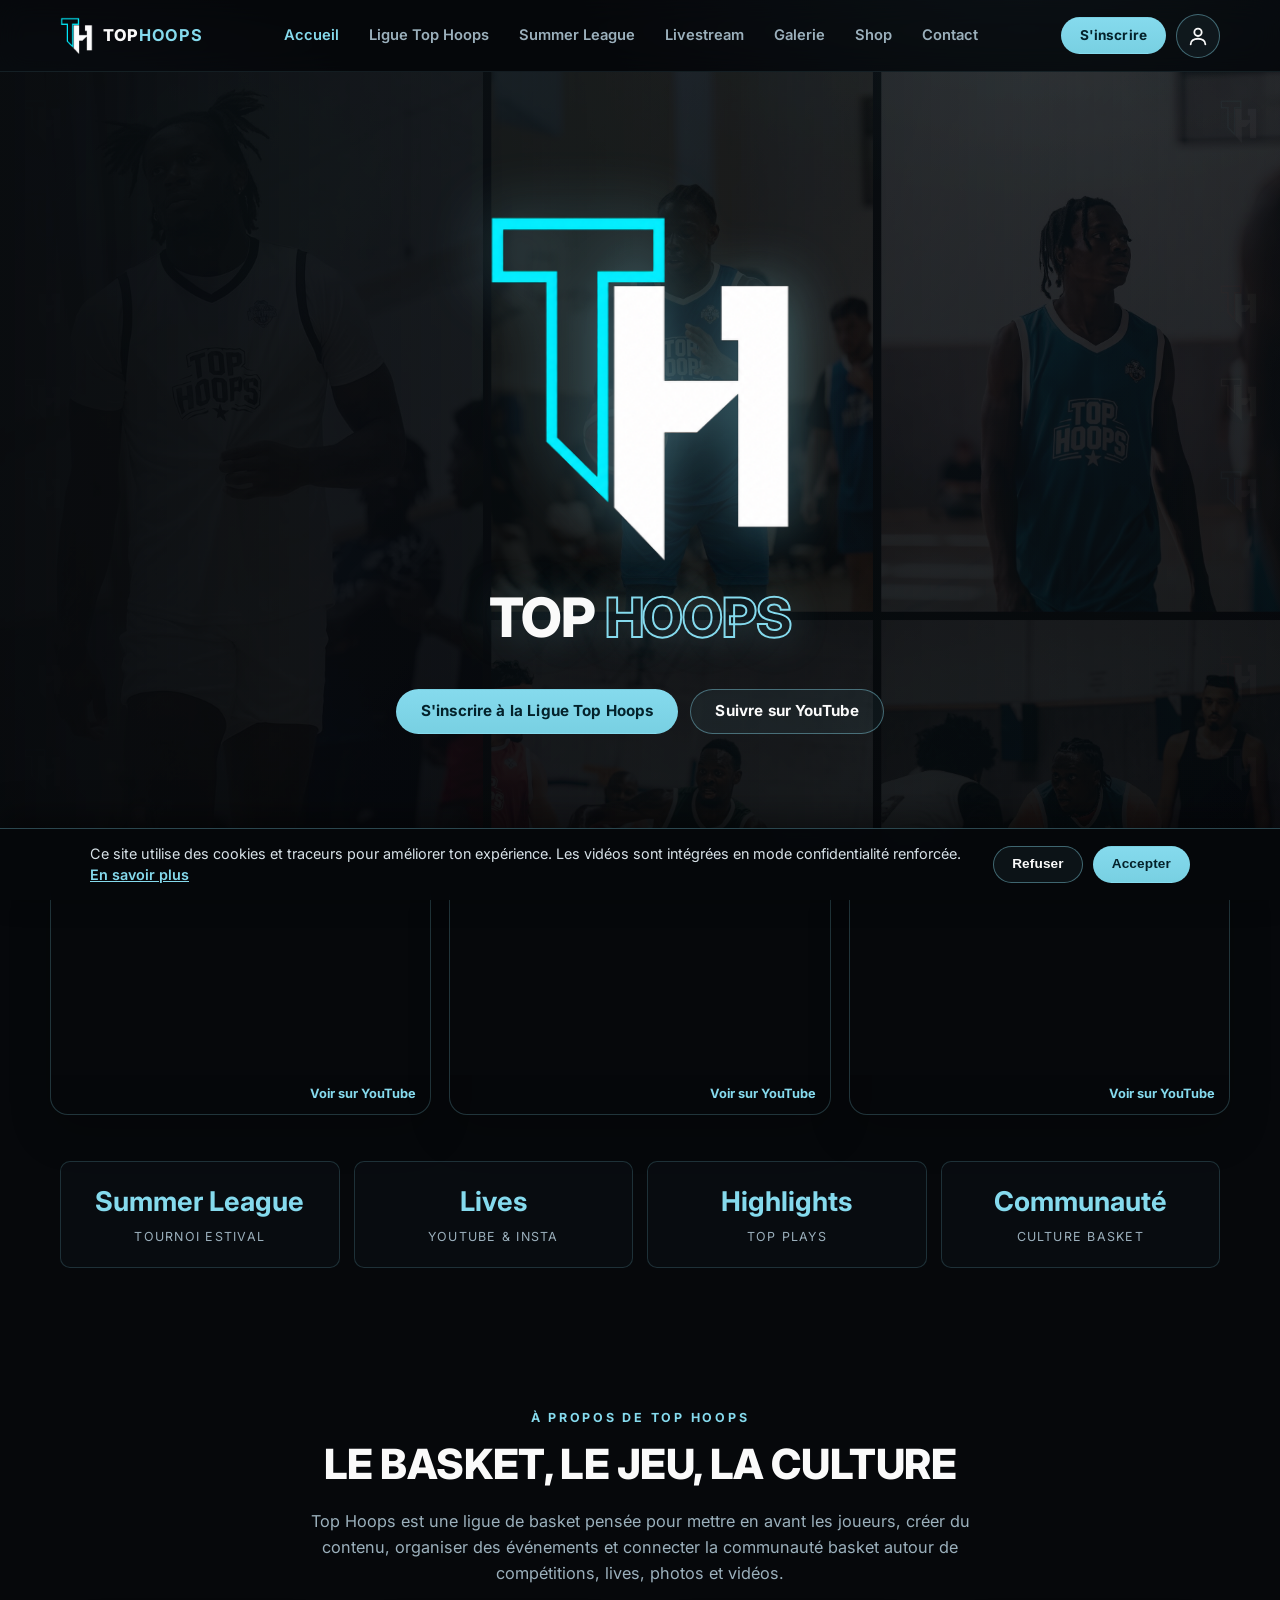
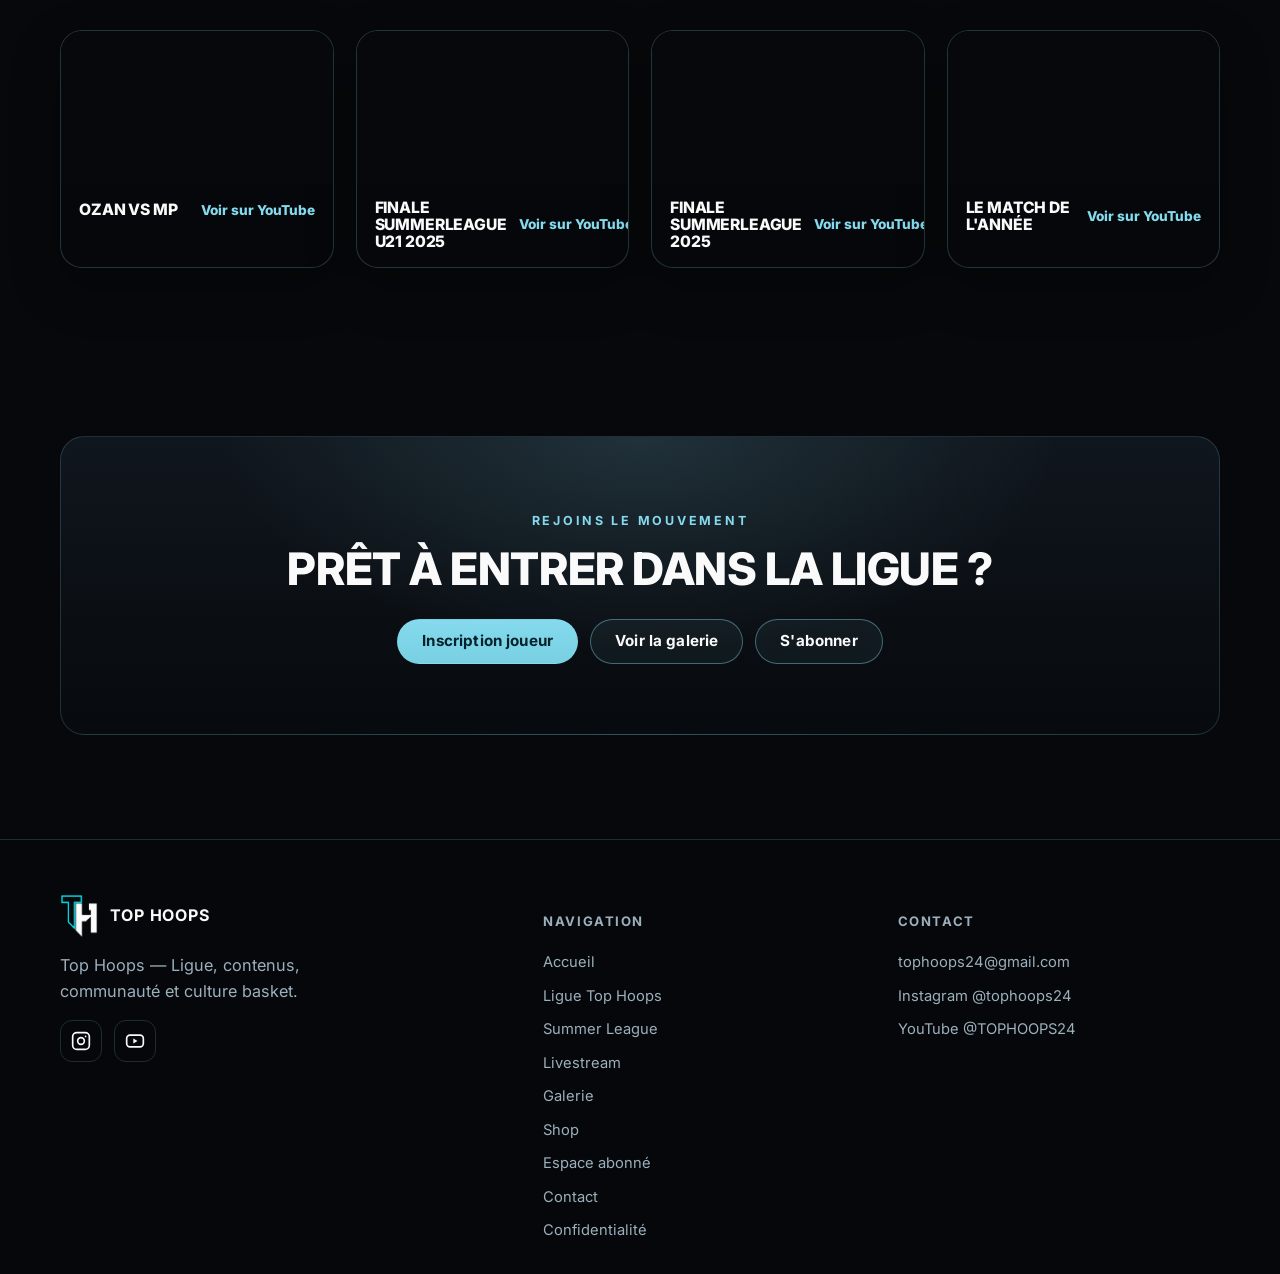
<file: index.html>
<!DOCTYPE html>
<html lang="fr">
<head>
  <meta charset="UTF-8">
  <meta name="viewport" content="width=device-width, initial-scale=1.0">
  <title>Top Hoops — Ligue basket, Summer League, lives & culture playground</title>
  <meta name="description" content="Top Hoops : ligue basket, Summer League, lives, highlights, galerie photo et communaute autour de la culture playground.">
  <meta name="robots" content="index, follow">
  <link rel="canonical" href="https://tophoops.fr/">
  <link rel="icon" href="/assets/logo/favicon.ico" sizes="any">
  <link rel="icon" type="image/png" sizes="32x32" href="/assets/logo/favicon-32x32.png">
  <link rel="icon" type="image/png" sizes="16x16" href="/assets/logo/favicon-16x16.png">
  <link rel="apple-touch-icon" sizes="180x180" href="/assets/logo/apple-touch-icon.png">
  <link rel="shortcut icon" href="/assets/logo/favicon.ico">
  <meta name="theme-color" content="#06080B">
  <link rel="preconnect" href="https://fonts.googleapis.com">
  <link rel="preconnect" href="https://fonts.gstatic.com" crossorigin>
  <link href="https://fonts.googleapis.com/css2?family=Inter:wght@400;600;700;800;900&display=swap" rel="stylesheet">
  <link rel="stylesheet" href="css/style.css">
  <meta property="og:type" content="website">
  <meta property="og:site_name" content="Top Hoops">
  <meta property="og:title" content="Top Hoops — Ligue basket, Summer League & Livestream">
  <meta property="og:description" content="Découvre Top Hoops : ligue basket, événements 1V1, Summer League, lives, replays, galerie et communauté.">
  <meta property="og:url" content="https://tophoops.fr/">
  <meta property="og:image" content="https://tophoops.fr/assets/logo/og-tophoops.png">
  <meta property="og:image:secure_url" content="https://tophoops.fr/assets/logo/og-tophoops.png">
  <meta property="og:image:type" content="image/png">
  <meta property="og:image:width" content="1200">
  <meta property="og:image:height" content="630">
  <meta property="og:image:alt" content="Top Hoops — Ligue basket et communauté">
  <meta name="twitter:card" content="summary_large_image">
  <meta name="twitter:title" content="Top Hoops — Ligue basket, Summer League & Livestream">
  <meta name="twitter:description" content="Découvre Top Hoops : ligue basket, événements 1V1, Summer League, lives, replays, galerie et communauté.">
  <meta name="twitter:image" content="https://tophoops.fr/assets/logo/og-tophoops.png">
  <meta name="twitter:image:alt" content="Logo Top Hoops">
  <script type="application/ld+json">
  {
    "@context": "https://schema.org",
    "@type": "SportsOrganization",
    "name": "Top Hoops",
    "url": "https://tophoops.fr/",
    "logo": "https://tophoops.fr/assets/logo/logo-tophoops-512.png",
    "image": "https://tophoops.fr/assets/logo/og-tophoops.png",
    "sameAs": [
      "https://www.instagram.com/tophoops24/",
      "https://www.youtube.com/@TOPHOOPS24"
    ],
    "email": "tophoops24@gmail.com",
    "sport": "Basketball"
  }
  </script>
  <script type="application/ld+json">
  {
    "@context": "https://schema.org",
    "@type": "WebSite",
    "name": "Top Hoops",
    "url": "https://tophoops.fr/"
  }
  </script>
</head>
<body>

  <!-- Rails de logos decoratifs (arriere-plan, masques sur mobile) -->
  <div class="logo-rail logo-rail-left" aria-hidden="true">
    <div class="logo-rail-track">
      <img src="assets/logo/th-bleu-blanc.png" alt="">
      <img src="assets/logo/th-noir.png" alt="">
      <img src="assets/logo/th-rouge-blanc.png" alt="">
      <img src="assets/logo/th-blanc.png" alt="">
      <img src="assets/logo/th-bleu-blanc.png" alt="">
      <img src="assets/logo/th-noir.png" alt="">
      <img src="assets/logo/th-rouge-blanc.png" alt="">
      <img src="assets/logo/th-blanc.png" alt="">
    </div>
  </div>
  <div class="logo-rail logo-rail-right" aria-hidden="true">
    <div class="logo-rail-track logo-rail-track-reverse">
      <img src="assets/logo/th-bleu-blanc.png" alt="">
      <img src="assets/logo/th-noir.png" alt="">
      <img src="assets/logo/th-rouge-blanc.png" alt="">
      <img src="assets/logo/th-blanc.png" alt="">
      <img src="assets/logo/th-bleu-blanc.png" alt="">
      <img src="assets/logo/th-noir.png" alt="">
      <img src="assets/logo/th-rouge-blanc.png" alt="">
      <img src="assets/logo/th-blanc.png" alt="">
    </div>
  </div>

  <!-- ============ HEADER ============ -->
  <header class="site-header">
    <div class="header-inner">
      <a class="brand" href="index.html" aria-label="Accueil Top Hoops">
        <img class="logo-mark" src="assets/logo/logo-final-tr.png" alt="Logo Top Hoops">
        <span>TOP<b>HOOPS</b></span>
      </a>
      <nav class="nav" id="mainNav">
        <a href="index.html" class="active">Accueil</a>
        <a href="ligue-top-hoops.html">Ligue Top Hoops</a>
        <a href="summerleague.html">Summer League</a>
        <a href="livestream.html">Livestream</a>
        <a href="gallery.html">Galerie</a>
        <a href="shop.html">Shop</a>
        <a href="contact.html">Contact</a>
      </nav>
      <div class="header-cta">
        <a href="inscription.html" class="btn btn--primary btn--sm">S'inscrire</a>
        <button class="account-btn" id="accountBtn" type="button" aria-label="Espace abonné" title="Espace abonné">
          <svg viewBox="0 0 24 24" width="22" height="22" fill="none" stroke="currentColor" stroke-width="2" stroke-linecap="round" stroke-linejoin="round"><circle cx="12" cy="8" r="4"/><path d="M4 21c0-4 4-6 8-6s8 2 8 6"/></svg>
        </button>
        <button class="burger" aria-label="Ouvrir le menu" aria-expanded="false" aria-controls="mainNav">
          <span></span><span></span><span></span>
        </button>
      </div>
    </div>
  </header>

  <!-- ============ HERO ============ -->
  <section class="hero hero--league">
    <div class="league-hero-bg" aria-hidden="true">
      <img src="assets/images/league-hero/league-hero-01.jpeg" alt="" loading="lazy">
      <img src="assets/images/league-hero/league-hero-02.jpeg" alt="" loading="lazy">
      <img src="assets/images/league-hero/league-hero-03.jpeg" alt="" loading="lazy">
      <img src="assets/images/league-hero/league-hero-04.jpeg" alt="" loading="lazy">
      <img src="assets/images/league-hero/league-hero-05.jpeg" alt="" loading="lazy">
    </div>
    <div class="league-hero-overlay" aria-hidden="true"></div>
    <div class="container">
      <div class="hero-center reveal">
        <img class="hero-logo" src="assets/logo/logo-final-tr.png" alt="Logo Top Hoops">
        <h1 class="hero-title hero-title--sm">TOP <span class="stroke">HOOPS</span></h1>
        <div class="hero-cta">
          <a href="inscription.html?type=ligue" class="btn btn--primary">S'inscrire à la Ligue Top Hoops</a>
          <a href="https://www.youtube.com/@TOPHOOPS24" target="_blank" rel="noopener" class="btn btn--ghost">Suivre sur YouTube</a>
        </div>
      </div>
    </div>
  </section>

  <!-- Mini bloc video sous le hero (3 videos YouTube) -->
  <div class="hero-video-strip reveal">
    <article class="hero-video-card">
      <div class="video-frame compact">
        <iframe src="https://www.youtube-nocookie.com/embed/TFJ8NipAT9w?start=562" title="Top Hoops — Vidéo 1"
          loading="lazy" referrerpolicy="strict-origin-when-cross-origin"
          allow="accelerometer; autoplay; clipboard-write; encrypted-media; gyroscope; picture-in-picture; web-share"
          allowfullscreen></iframe>
      </div>
      <a class="mini-video-link" href="https://www.youtube.com/watch?v=TFJ8NipAT9w&t=562s" target="_blank" rel="noopener">Voir sur YouTube</a>
    </article>
    <article class="hero-video-card">
      <div class="video-frame compact">
        <iframe src="https://www.youtube-nocookie.com/embed/WzR022dcu_Q" title="Top Hoops — Vidéo 2"
          loading="lazy" referrerpolicy="strict-origin-when-cross-origin"
          allow="accelerometer; autoplay; clipboard-write; encrypted-media; gyroscope; picture-in-picture; web-share"
          allowfullscreen></iframe>
      </div>
      <a class="mini-video-link" href="https://www.youtube.com/watch?v=WzR022dcu_Q" target="_blank" rel="noopener">Voir sur YouTube</a>
    </article>
    <article class="hero-video-card">
      <div class="video-frame compact">
        <iframe src="https://www.youtube-nocookie.com/embed/X8OcpEMm1yE?start=657" title="Top Hoops — Vidéo 3"
          loading="lazy" referrerpolicy="strict-origin-when-cross-origin"
          allow="accelerometer; autoplay; clipboard-write; encrypted-media; gyroscope; picture-in-picture; web-share"
          allowfullscreen></iframe>
      </div>
      <a class="mini-video-link" href="https://www.youtube.com/watch?v=X8OcpEMm1yE&t=657s" target="_blank" rel="noopener">Voir sur YouTube</a>
    </article>
  </div>

  <!-- 4 blocs categories (Summer League / Lives / Highlights / Communaute) -->
  <div class="container" style="margin-bottom:52px;position:relative;z-index:1">
    <div class="stats-strip reveal" style="margin-top:0">
      <div class="stat"><b>Summer League</b><span>Tournoi estival</span></div>
      <div class="stat"><b>Lives</b><span>YouTube & Insta</span></div>
      <div class="stat"><b>Highlights</b><span>Top plays</span></div>
      <div class="stat"><b>Communauté</b><span>Culture basket</span></div>
    </div>
  </div>

  <!-- ============ À PROPOS ============ -->
  <section class="section">
    <div class="container">
      <div class="section-head reveal">
        <span class="eyebrow">À propos de Top Hoops</span>
        <h2 class="section-title">Le basket, le jeu, la culture</h2>
        <p class="section-sub">Top Hoops est une ligue de basket pensée pour mettre en avant les joueurs, créer du contenu, organiser des événements et connecter la communauté basket autour de compétitions, lives, photos et vidéos.</p>
      </div>
      <div class="latest-video-grid reveal">
        <article class="latest-video-card">
          <div class="video-frame">
            <iframe src="https://www.youtube-nocookie.com/embed/zbanWZIIUhM" title="Top Hoops - Ozan vs MP"
              loading="lazy" referrerpolicy="strict-origin-when-cross-origin"
              allow="accelerometer; autoplay; clipboard-write; encrypted-media; gyroscope; picture-in-picture; web-share"
              allowfullscreen></iframe>
          </div>
          <div class="video-card-content">
            <h3>Ozan vs MP</h3>
            <a href="https://www.youtube.com/watch?v=zbanWZIIUhM" target="_blank" rel="noopener">Voir sur YouTube</a>
          </div>
        </article>
        <article class="latest-video-card">
          <div class="video-frame">
            <iframe src="https://www.youtube-nocookie.com/embed/-MFo-2PIbpM" title="Top Hoops - Top Hoops — Vidéo 2"
              loading="lazy" referrerpolicy="strict-origin-when-cross-origin"
              allow="accelerometer; autoplay; clipboard-write; encrypted-media; gyroscope; picture-in-picture; web-share"
              allowfullscreen></iframe>
          </div>
          <div class="video-card-content">
            <h3>Finale Summerleague U21 2025</h3>
            <a href="https://www.youtube.com/watch?v=-MFo-2PIbpM" target="_blank" rel="noopener">Voir sur YouTube</a>
          </div>
        </article>
        <article class="latest-video-card">
          <div class="video-frame">
            <iframe src="https://www.youtube-nocookie.com/embed/Zl99Aa3glsk" title="Top Hoops - Top Hoops — Vidéo 3"
              loading="lazy" referrerpolicy="strict-origin-when-cross-origin"
              allow="accelerometer; autoplay; clipboard-write; encrypted-media; gyroscope; picture-in-picture; web-share"
              allowfullscreen></iframe>
          </div>
          <div class="video-card-content">
            <h3>Finale Summerleague 2025</h3>
            <a href="https://www.youtube.com/watch?v=Zl99Aa3glsk" target="_blank" rel="noopener">Voir sur YouTube</a>
          </div>
        </article>
        <article class="latest-video-card">
          <div class="video-frame">
            <iframe src="https://www.youtube-nocookie.com/embed/Int6TLXjApM" title="Top Hoops - Top Hoops — Vidéo 4"
              loading="lazy" referrerpolicy="strict-origin-when-cross-origin"
              allow="accelerometer; autoplay; clipboard-write; encrypted-media; gyroscope; picture-in-picture; web-share"
              allowfullscreen></iframe>
          </div>
          <div class="video-card-content">
            <h3>Le Match de l'année</h3>
            <a href="https://www.youtube.com/watch?v=Int6TLXjApM" target="_blank" rel="noopener">Voir sur YouTube</a>
          </div>
        </article>
      </div>
    </div>
  </section>

  <!-- ============ CTA FINALE ============ -->
  <section class="section">
    <div class="container">
      <div class="cta-band reveal">
        <span class="eyebrow">Rejoins le mouvement</span>
        <h2>Prêt à entrer dans la ligue ?</h2>
        <div class="hero-cta">
          <a href="summerleague.html" class="btn btn--primary">Inscription joueur</a>
          <a href="gallery.html" class="btn btn--ghost">Voir la galerie</a>
          <a href="subscribe.html" class="btn btn--ghost">S'abonner</a>
        </div>
      </div>
    </div>
  </section>

  <!-- ============ FOOTER ============ -->
  <footer class="site-footer">
    <div class="container">
      <div class="footer-grid">
        <div class="footer-col">
          <div class="footer-brand">
            <img class="logo-mark" src="assets/logo/logo-final-tr.png" alt="Logo Top Hoops">
            <b>TOP HOOPS</b>
          </div>
          <p class="section-sub" style="max-width:34ch">Top Hoops — Ligue, contenus, communauté et culture basket.</p>
          <div class="footer-socials">
            <a href="https://www.instagram.com/tophoops24/?hl=fr" target="_blank" rel="noopener" aria-label="Instagram Top Hoops">
              <svg width="20" height="20" viewBox="0 0 24 24" fill="none" stroke="currentColor" stroke-width="2"><rect x="2" y="2" width="20" height="20" rx="5"/><circle cx="12" cy="12" r="4"/><circle cx="17.5" cy="6.5" r="1" fill="currentColor" stroke="none"/></svg>
            </a>
            <a href="https://www.youtube.com/@TOPHOOPS24" target="_blank" rel="noopener" aria-label="YouTube Top Hoops">
              <svg width="20" height="20" viewBox="0 0 24 24" fill="none" stroke="currentColor" stroke-width="2"><rect x="2" y="5" width="20" height="14" rx="4"/><path d="M10 9l5 3-5 3V9z" fill="currentColor" stroke="none"/></svg>
            </a>
          </div>
        </div>
        <div class="footer-col">
          <h4>Navigation</h4>
          <a href="index.html">Accueil</a>
          <a href="ligue-top-hoops.html">Ligue Top Hoops</a>
          <a href="summerleague.html">Summer League</a>
          <a href="livestream.html">Livestream</a>
          <a href="gallery.html">Galerie</a>
          <a href="shop.html">Shop</a>
          <a href="subscribe.html">Espace abonné</a>
          <a href="contact.html">Contact</a>
          <a href="confidentialite.html">Confidentialité</a>
        </div>
        <div class="footer-col">
          <h4>Contact</h4>
          <a href="mailto:tophoops24@gmail.com">tophoops24@gmail.com</a>
          <a href="https://www.instagram.com/tophoops24/?hl=fr" target="_blank" rel="noopener">Instagram @tophoops24</a>
          <a href="https://www.youtube.com/@TOPHOOPS24" target="_blank" rel="noopener">YouTube @TOPHOOPS24</a>
        </div>
      </div>
    </div>
  </footer>

  <script src="js/main.js"></script>
</body>
</html>
</file>
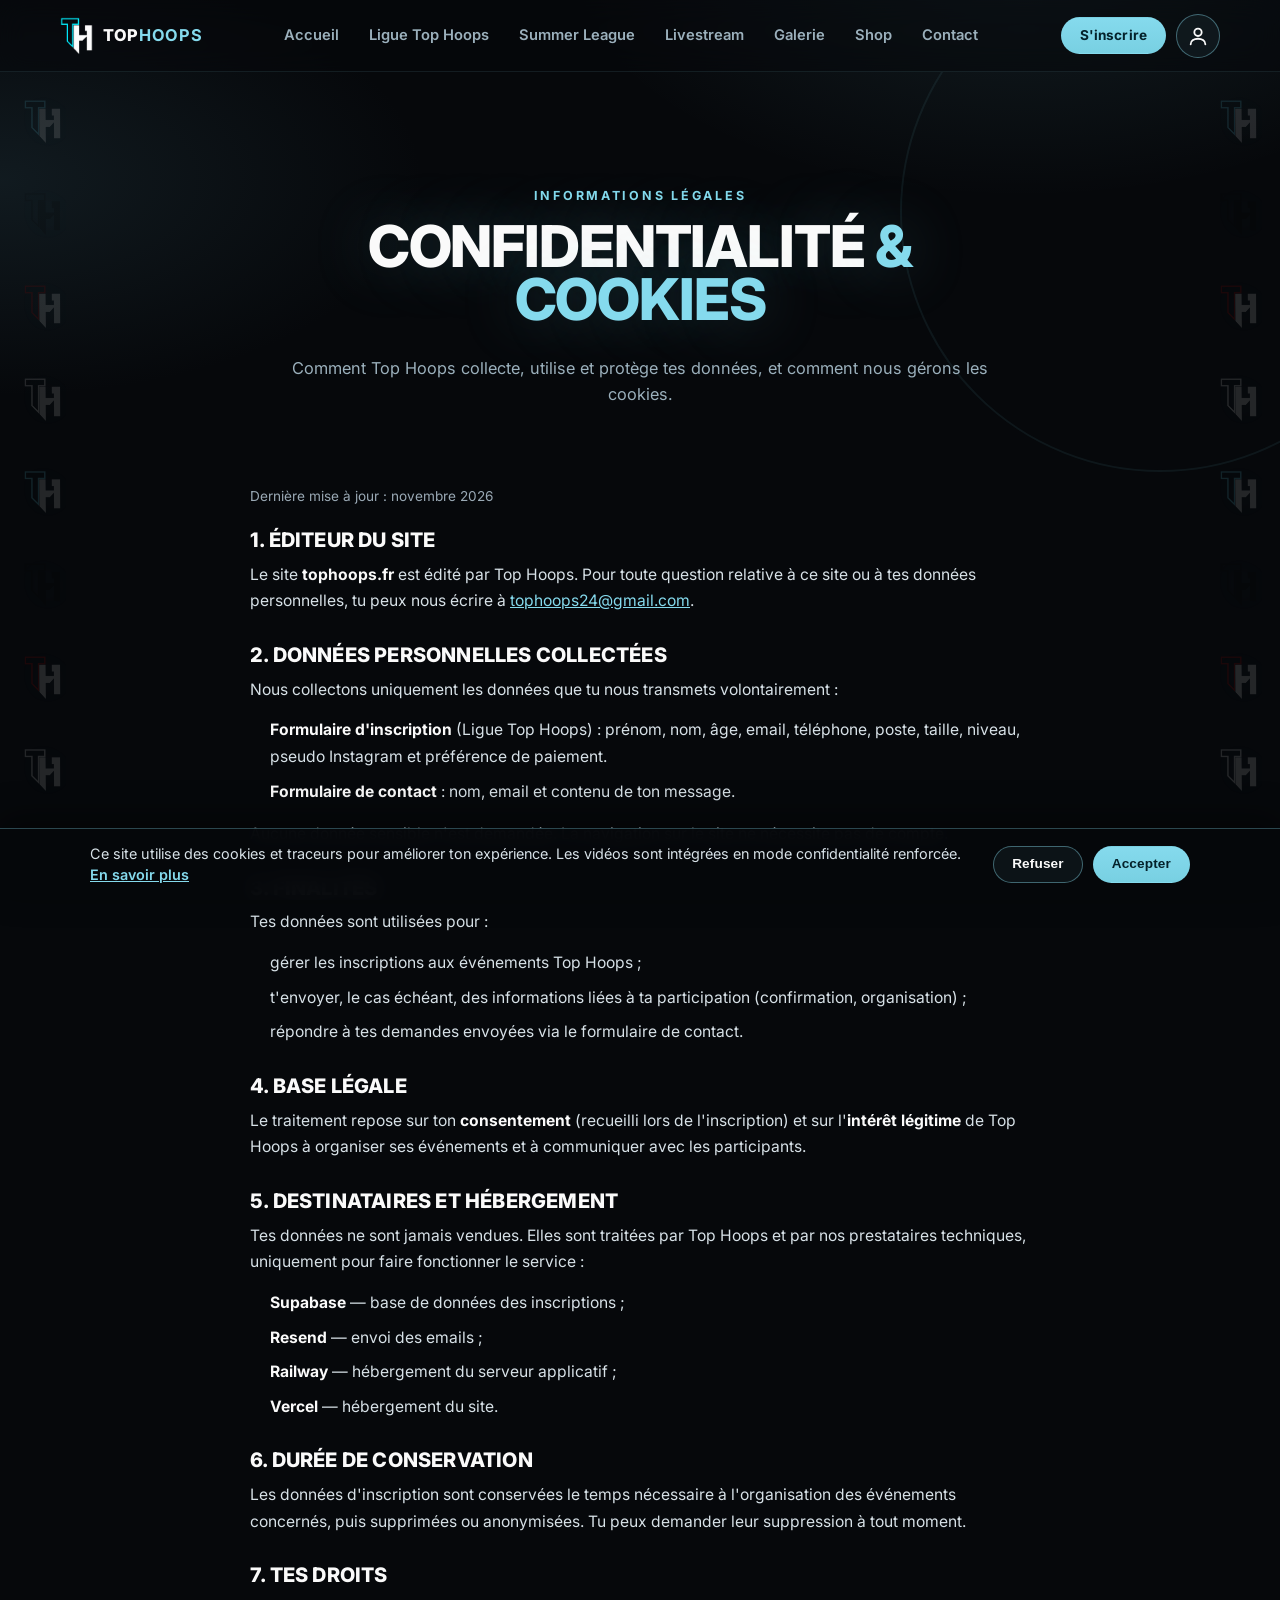
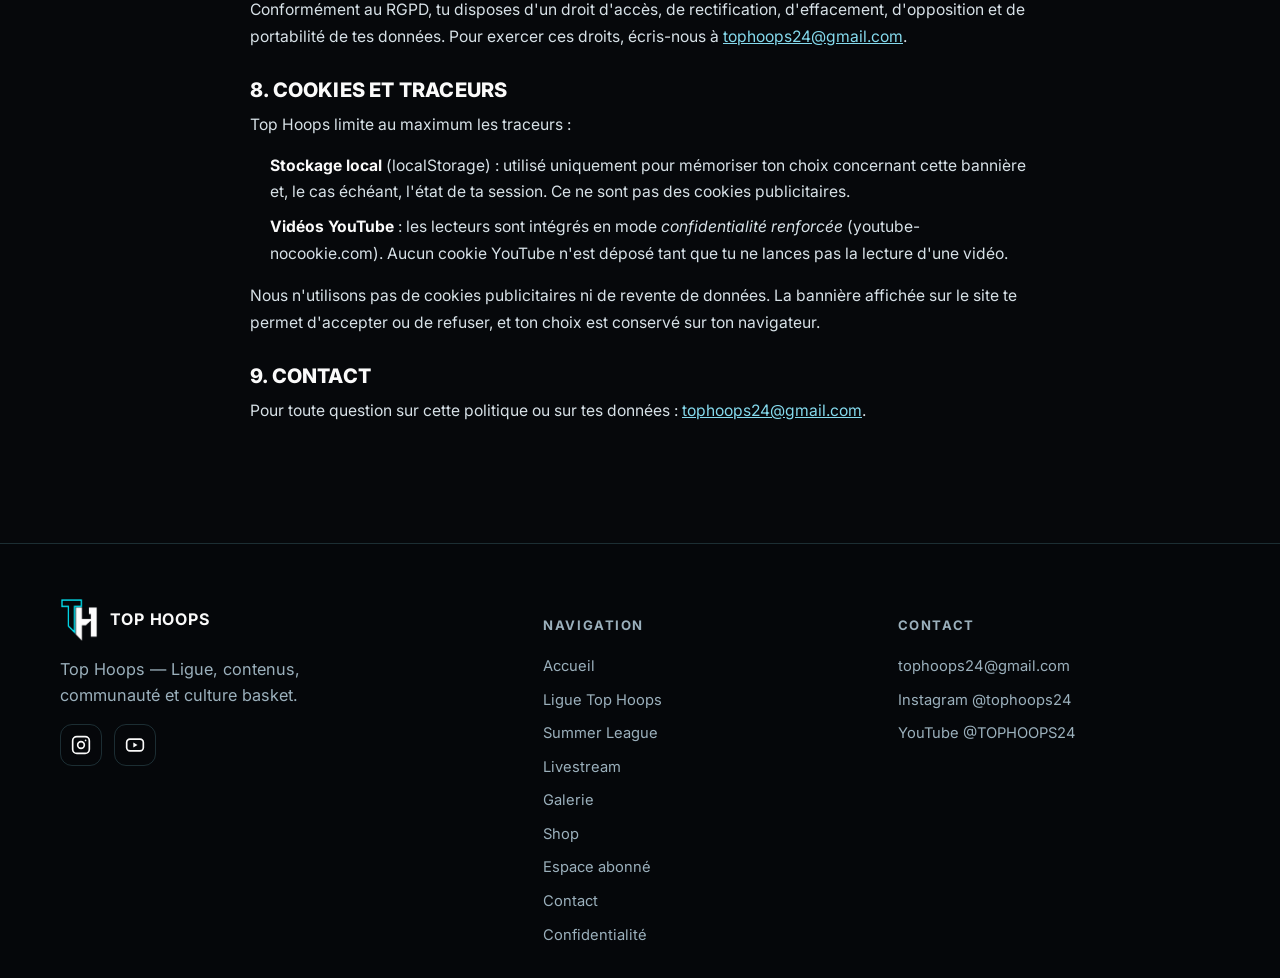
<file: confidentialite.html>
<!DOCTYPE html>
<html lang="fr">
<head>
  <meta charset="UTF-8">
  <meta name="viewport" content="width=device-width, initial-scale=1.0">
  <title>Confidentialité & cookies — Top Hoops</title>
  <meta name="description" content="Politique de confidentialité et gestion des cookies du site Top Hoops : données collectées, finalités, droits RGPD et cookies.">
  <meta name="robots" content="index, follow">
  <link rel="canonical" href="https://tophoops.fr/confidentialite.html">
  <link rel="icon" href="/assets/logo/favicon.ico" sizes="any">
  <link rel="icon" type="image/png" sizes="32x32" href="/assets/logo/favicon-32x32.png">
  <link rel="icon" type="image/png" sizes="16x16" href="/assets/logo/favicon-16x16.png">
  <link rel="apple-touch-icon" sizes="180x180" href="/assets/logo/apple-touch-icon.png">
  <link rel="shortcut icon" href="/assets/logo/favicon.ico">
  <meta name="theme-color" content="#06080B">
  <link rel="preconnect" href="https://fonts.googleapis.com">
  <link rel="preconnect" href="https://fonts.gstatic.com" crossorigin>
  <link href="https://fonts.googleapis.com/css2?family=Inter:wght@400;600;700;800;900&display=swap" rel="stylesheet">
  <link rel="stylesheet" href="css/style.css">
  <meta property="og:type" content="website">
  <meta property="og:site_name" content="Top Hoops">
  <meta property="og:title" content="Confidentialité & cookies — Top Hoops">
  <meta property="og:description" content="Politique de confidentialité et gestion des cookies du site Top Hoops.">
  <meta property="og:url" content="https://tophoops.fr/confidentialite.html">
  <meta property="og:image" content="https://tophoops.fr/assets/logo/og-tophoops.png">
  <meta property="og:image:secure_url" content="https://tophoops.fr/assets/logo/og-tophoops.png">
  <meta property="og:image:type" content="image/png">
  <meta property="og:image:width" content="1200">
  <meta property="og:image:height" content="630">
  <meta property="og:image:alt" content="Top Hoops — Ligue basket et communauté">
  <meta name="twitter:card" content="summary_large_image">
  <meta name="twitter:title" content="Confidentialité & cookies — Top Hoops">
  <meta name="twitter:description" content="Politique de confidentialité et gestion des cookies du site Top Hoops.">
  <meta name="twitter:image" content="https://tophoops.fr/assets/logo/og-tophoops.png">
  <meta name="twitter:image:alt" content="Logo Top Hoops">
</head>
<body>

  <!-- Rails de logos decoratifs (arriere-plan, masques sur mobile) -->
  <div class="logo-rail logo-rail-left" aria-hidden="true">
    <div class="logo-rail-track">
      <img src="assets/logo/th-bleu-blanc.png" alt="">
      <img src="assets/logo/th-noir.png" alt="">
      <img src="assets/logo/th-rouge-blanc.png" alt="">
      <img src="assets/logo/th-blanc.png" alt="">
      <img src="assets/logo/th-bleu-blanc.png" alt="">
      <img src="assets/logo/th-noir.png" alt="">
      <img src="assets/logo/th-rouge-blanc.png" alt="">
      <img src="assets/logo/th-blanc.png" alt="">
    </div>
  </div>
  <div class="logo-rail logo-rail-right" aria-hidden="true">
    <div class="logo-rail-track logo-rail-track-reverse">
      <img src="assets/logo/th-bleu-blanc.png" alt="">
      <img src="assets/logo/th-noir.png" alt="">
      <img src="assets/logo/th-rouge-blanc.png" alt="">
      <img src="assets/logo/th-blanc.png" alt="">
      <img src="assets/logo/th-bleu-blanc.png" alt="">
      <img src="assets/logo/th-noir.png" alt="">
      <img src="assets/logo/th-rouge-blanc.png" alt="">
      <img src="assets/logo/th-blanc.png" alt="">
    </div>
  </div>

  <header class="site-header">
    <div class="header-inner">
      <a class="brand" href="index.html" aria-label="Accueil Top Hoops">
        <img class="logo-mark" src="assets/logo/logo-final-tr.png" alt="Logo Top Hoops">
        <span>TOP<b>HOOPS</b></span>
      </a>
      <nav class="nav" id="mainNav">
        <a href="index.html">Accueil</a>
        <a href="ligue-top-hoops.html">Ligue Top Hoops</a>
        <a href="summerleague.html">Summer League</a>
        <a href="livestream.html">Livestream</a>
        <a href="gallery.html">Galerie</a>
        <a href="shop.html">Shop</a>
        <a href="contact.html">Contact</a>
      </nav>
      <div class="header-cta">
        <a href="inscription.html" class="btn btn--primary btn--sm">S'inscrire</a>
        <button class="account-btn" id="accountBtn" type="button" aria-label="Espace abonné" title="Espace abonné">
          <svg viewBox="0 0 24 24" width="22" height="22" fill="none" stroke="currentColor" stroke-width="2" stroke-linecap="round" stroke-linejoin="round"><circle cx="12" cy="8" r="4"/><path d="M4 21c0-4 4-6 8-6s8 2 8 6"/></svg>
        </button>
        <button class="burger" aria-label="Ouvrir le menu" aria-expanded="false" aria-controls="mainNav">
          <span></span><span></span><span></span>
        </button>
      </div>
    </div>
  </header>

  <!-- ============ HERO ============ -->
  <section class="hero" style="padding-bottom:24px">
    <div class="court-lines" aria-hidden="true"><div class="court-circle c1"></div></div>
    <div class="container">
      <div class="section-head reveal">
        <span class="eyebrow">Informations légales</span>
        <h1 class="hero-title" style="font-size:clamp(2.2rem,6vw,3.6rem)">Confidentialité <span class="text-cyan">& cookies</span></h1>
        <p class="section-sub">Comment Top Hoops collecte, utilise et protège tes données, et comment nous gérons les cookies.</p>
      </div>
    </div>
  </section>

  <!-- ============ CONTENU ============ -->
  <section class="section" style="padding-top:10px">
    <div class="container" style="max-width:820px">
      <div class="legal-content reveal">

        <p class="legal-updated">Dernière mise à jour : novembre 2026</p>

        <h2>1. Éditeur du site</h2>
        <p>Le site <strong>tophoops.fr</strong> est édité par Top Hoops. Pour toute question relative à ce site ou à tes données personnelles, tu peux nous écrire à <a href="mailto:tophoops24@gmail.com">tophoops24@gmail.com</a>.</p>

        <h2>2. Données personnelles collectées</h2>
        <p>Nous collectons uniquement les données que tu nous transmets volontairement :</p>
        <ul>
          <li><strong>Formulaire d'inscription</strong> (Ligue Top Hoops) : prénom, nom, âge, email, téléphone, poste, taille, niveau, pseudo Instagram et préférence de paiement.</li>
          <li><strong>Formulaire de contact</strong> : nom, email et contenu de ton message.</li>
        </ul>
        <p>Aucune donnée sensible n'est demandée. La navigation sur le site ne nécessite pas de compte.</p>

        <h2>3. Finalités</h2>
        <p>Tes données sont utilisées pour :</p>
        <ul>
          <li>gérer les inscriptions aux événements Top Hoops ;</li>
          <li>t'envoyer, le cas échéant, des informations liées à ta participation (confirmation, organisation) ;</li>
          <li>répondre à tes demandes envoyées via le formulaire de contact.</li>
        </ul>

        <h2>4. Base légale</h2>
        <p>Le traitement repose sur ton <strong>consentement</strong> (recueilli lors de l'inscription) et sur l'<strong>intérêt légitime</strong> de Top Hoops à organiser ses événements et à communiquer avec les participants.</p>

        <h2>5. Destinataires et hébergement</h2>
        <p>Tes données ne sont jamais vendues. Elles sont traitées par Top Hoops et par nos prestataires techniques, uniquement pour faire fonctionner le service :</p>
        <ul>
          <li><strong>Supabase</strong> — base de données des inscriptions ;</li>
          <li><strong>Resend</strong> — envoi des emails ;</li>
          <li><strong>Railway</strong> — hébergement du serveur applicatif ;</li>
          <li><strong>Vercel</strong> — hébergement du site.</li>
        </ul>

        <h2>6. Durée de conservation</h2>
        <p>Les données d'inscription sont conservées le temps nécessaire à l'organisation des événements concernés, puis supprimées ou anonymisées. Tu peux demander leur suppression à tout moment.</p>

        <h2>7. Tes droits</h2>
        <p>Conformément au RGPD, tu disposes d'un droit d'accès, de rectification, d'effacement, d'opposition et de portabilité de tes données. Pour exercer ces droits, écris-nous à <a href="mailto:tophoops24@gmail.com">tophoops24@gmail.com</a>.</p>

        <h2>8. Cookies et traceurs</h2>
        <p>Top Hoops limite au maximum les traceurs :</p>
        <ul>
          <li><strong>Stockage local</strong> (localStorage) : utilisé uniquement pour mémoriser ton choix concernant cette bannière et, le cas échéant, l'état de ta session. Ce ne sont pas des cookies publicitaires.</li>
          <li><strong>Vidéos YouTube</strong> : les lecteurs sont intégrés en mode <em>confidentialité renforcée</em> (youtube-nocookie.com). Aucun cookie YouTube n'est déposé tant que tu ne lances pas la lecture d'une vidéo.</li>
        </ul>
        <p>Nous n'utilisons pas de cookies publicitaires ni de revente de données. La bannière affichée sur le site te permet d'accepter ou de refuser, et ton choix est conservé sur ton navigateur.</p>

        <h2>9. Contact</h2>
        <p>Pour toute question sur cette politique ou sur tes données : <a href="mailto:tophoops24@gmail.com">tophoops24@gmail.com</a>.</p>

      </div>
    </div>
  </section>

  <!-- ============ FOOTER ============ -->
  <footer class="site-footer">
    <div class="container">
      <div class="footer-grid">
        <div class="footer-col">
          <div class="footer-brand">
            <img class="logo-mark" src="assets/logo/logo-final-tr.png" alt="Logo Top Hoops">
            <b>TOP HOOPS</b>
          </div>
          <p class="section-sub" style="max-width:34ch">Top Hoops — Ligue, contenus, communauté et culture basket.</p>
          <div class="footer-socials">
            <a href="https://www.instagram.com/tophoops24/?hl=fr" target="_blank" rel="noopener" aria-label="Instagram Top Hoops">
              <svg width="20" height="20" viewBox="0 0 24 24" fill="none" stroke="currentColor" stroke-width="2"><rect x="2" y="2" width="20" height="20" rx="5"/><circle cx="12" cy="12" r="4"/><circle cx="17.5" cy="6.5" r="1" fill="currentColor" stroke="none"/></svg>
            </a>
            <a href="https://www.youtube.com/@TOPHOOPS24" target="_blank" rel="noopener" aria-label="YouTube Top Hoops">
              <svg width="20" height="20" viewBox="0 0 24 24" fill="none" stroke="currentColor" stroke-width="2"><rect x="2" y="5" width="20" height="14" rx="4"/><path d="M10 9l5 3-5 3V9z" fill="currentColor" stroke="none"/></svg>
            </a>
          </div>
        </div>
        <div class="footer-col">
          <h4>Navigation</h4>
          <a href="index.html">Accueil</a>
          <a href="ligue-top-hoops.html">Ligue Top Hoops</a>
          <a href="summerleague.html">Summer League</a>
          <a href="livestream.html">Livestream</a>
          <a href="gallery.html">Galerie</a>
          <a href="shop.html">Shop</a>
          <a href="subscribe.html">Espace abonné</a>
          <a href="contact.html">Contact</a>
          <a href="confidentialite.html">Confidentialité</a>
        </div>
        <div class="footer-col">
          <h4>Contact</h4>
          <a href="mailto:tophoops24@gmail.com">tophoops24@gmail.com</a>
          <a href="https://www.instagram.com/tophoops24/?hl=fr" target="_blank" rel="noopener">Instagram @tophoops24</a>
          <a href="https://www.youtube.com/@TOPHOOPS24" target="_blank" rel="noopener">YouTube @TOPHOOPS24</a>
        </div>
      </div>
    </div>
  </footer>

  <script src="js/main.js"></script>
</body>
</html>
</file>
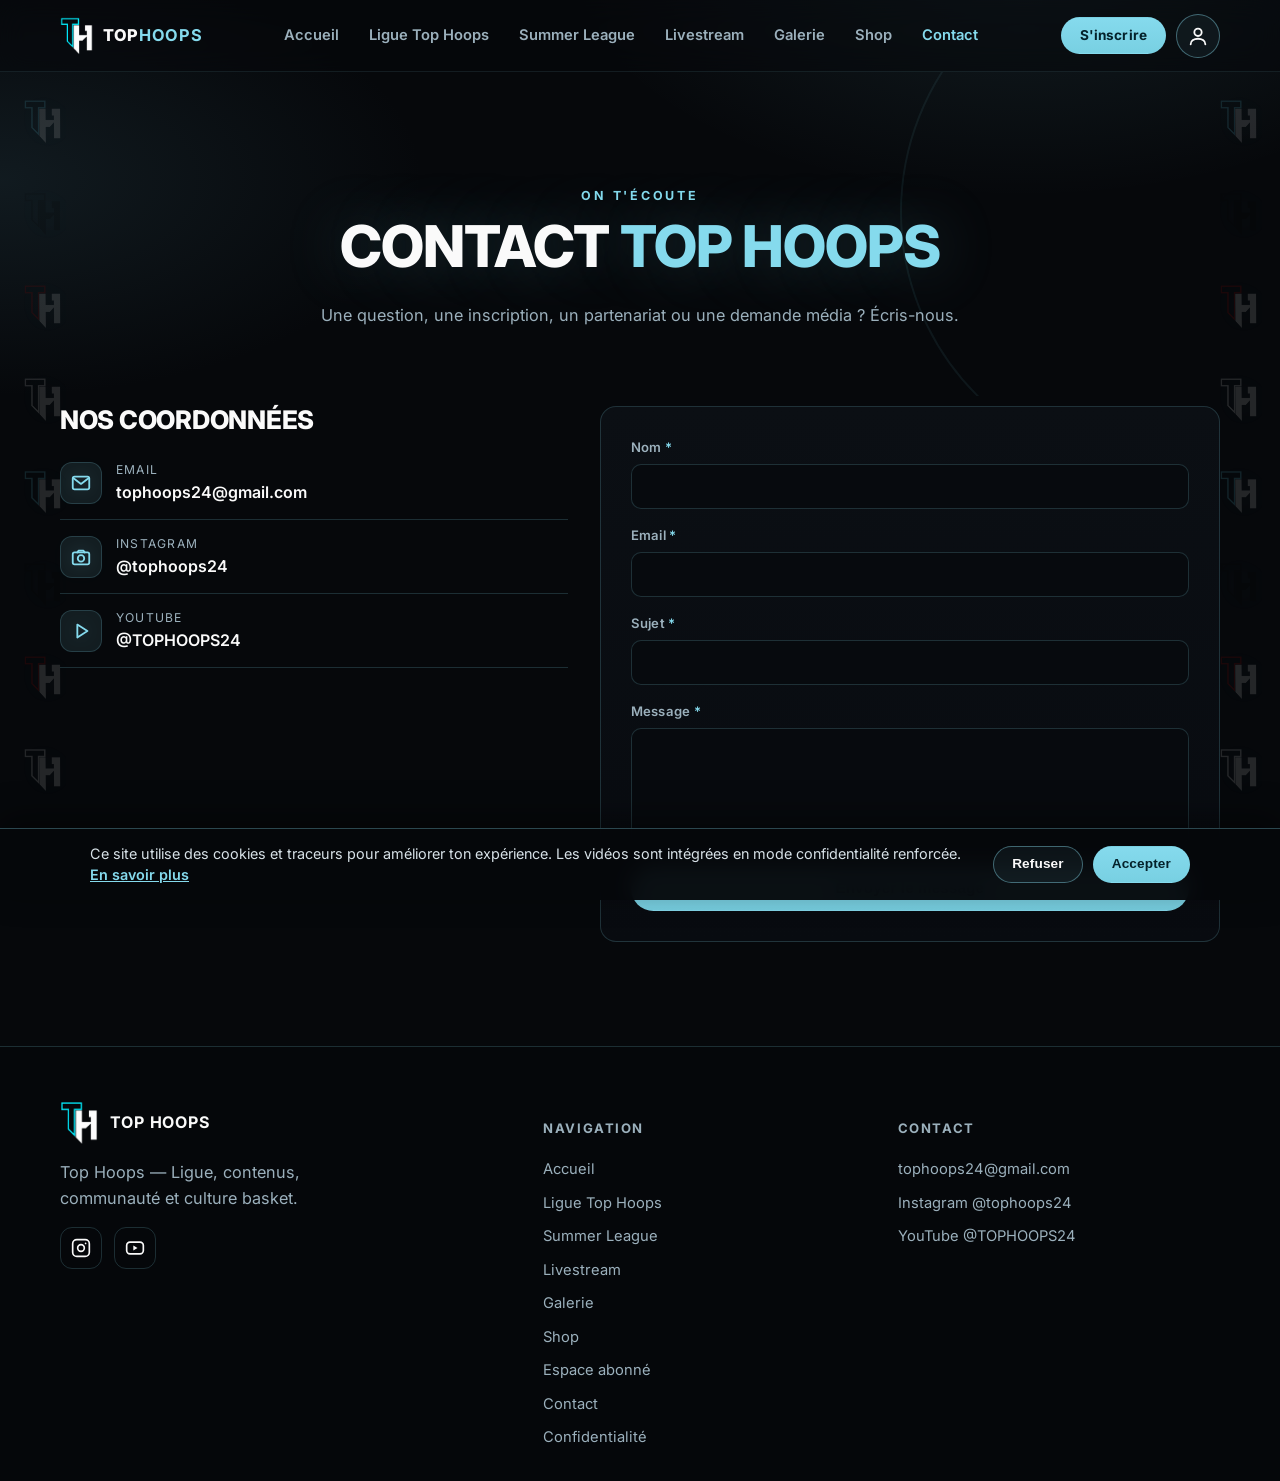
<file: contact.html>
<!DOCTYPE html>
<html lang="fr">
<head>
  <meta charset="UTF-8">
  <meta name="viewport" content="width=device-width, initial-scale=1.0">
  <title>Contact — Top Hoops</title>
  <meta name="description" content="Contacte Top Hoops : inscription, partenariat, demande média ou question. Email, Instagram et YouTube de la ligue.">
  <meta name="robots" content="index, follow">
  <link rel="canonical" href="https://tophoops.fr/contact.html">
  <link rel="icon" href="/assets/logo/favicon.ico" sizes="any">
  <link rel="icon" type="image/png" sizes="32x32" href="/assets/logo/favicon-32x32.png">
  <link rel="icon" type="image/png" sizes="16x16" href="/assets/logo/favicon-16x16.png">
  <link rel="apple-touch-icon" sizes="180x180" href="/assets/logo/apple-touch-icon.png">
  <link rel="shortcut icon" href="/assets/logo/favicon.ico">
  <meta name="theme-color" content="#06080B">
  <link rel="preconnect" href="https://fonts.googleapis.com">
  <link rel="preconnect" href="https://fonts.gstatic.com" crossorigin>
  <link href="https://fonts.googleapis.com/css2?family=Inter:wght@400;600;700;800;900&display=swap" rel="stylesheet">
  <link rel="stylesheet" href="css/style.css">
  <meta property="og:type" content="website">
  <meta property="og:site_name" content="Top Hoops">
  <meta property="og:title" content="Contact Top Hoops">
  <meta property="og:description" content="Contacte Top Hoops : inscription, partenariat, demande média ou question.">
  <meta property="og:url" content="https://tophoops.fr/contact.html">
  <meta property="og:image" content="https://tophoops.fr/assets/logo/og-tophoops.png">
  <meta property="og:image:secure_url" content="https://tophoops.fr/assets/logo/og-tophoops.png">
  <meta property="og:image:type" content="image/png">
  <meta property="og:image:width" content="1200">
  <meta property="og:image:height" content="630">
  <meta property="og:image:alt" content="Top Hoops — Ligue basket et communauté">
  <meta name="twitter:card" content="summary_large_image">
  <meta name="twitter:title" content="Contact Top Hoops">
  <meta name="twitter:description" content="Contacte Top Hoops : inscription, partenariat, demande média ou question.">
  <meta name="twitter:image" content="https://tophoops.fr/assets/logo/og-tophoops.png">
  <meta name="twitter:image:alt" content="Logo Top Hoops">
</head>
<body>

  <!-- Rails de logos decoratifs (arriere-plan, masques sur mobile) -->
  <div class="logo-rail logo-rail-left" aria-hidden="true">
    <div class="logo-rail-track">
      <img src="assets/logo/th-bleu-blanc.png" alt="">
      <img src="assets/logo/th-noir.png" alt="">
      <img src="assets/logo/th-rouge-blanc.png" alt="">
      <img src="assets/logo/th-blanc.png" alt="">
      <img src="assets/logo/th-bleu-blanc.png" alt="">
      <img src="assets/logo/th-noir.png" alt="">
      <img src="assets/logo/th-rouge-blanc.png" alt="">
      <img src="assets/logo/th-blanc.png" alt="">
    </div>
  </div>
  <div class="logo-rail logo-rail-right" aria-hidden="true">
    <div class="logo-rail-track logo-rail-track-reverse">
      <img src="assets/logo/th-bleu-blanc.png" alt="">
      <img src="assets/logo/th-noir.png" alt="">
      <img src="assets/logo/th-rouge-blanc.png" alt="">
      <img src="assets/logo/th-blanc.png" alt="">
      <img src="assets/logo/th-bleu-blanc.png" alt="">
      <img src="assets/logo/th-noir.png" alt="">
      <img src="assets/logo/th-rouge-blanc.png" alt="">
      <img src="assets/logo/th-blanc.png" alt="">
    </div>
  </div>

  <header class="site-header">
    <div class="header-inner">
      <a class="brand" href="index.html" aria-label="Accueil Top Hoops">
        <img class="logo-mark" src="assets/logo/logo-final-tr.png" alt="Logo Top Hoops">
        <span>TOP<b>HOOPS</b></span>
      </a>
      <nav class="nav" id="mainNav">
        <a href="index.html">Accueil</a>
        <a href="ligue-top-hoops.html">Ligue Top Hoops</a>
        <a href="summerleague.html">Summer League</a>
        <a href="livestream.html">Livestream</a>
        <a href="gallery.html">Galerie</a>
        <a href="shop.html">Shop</a>
        <a href="contact.html" class="active">Contact</a>
      </nav>
      <div class="header-cta">
        <a href="inscription.html" class="btn btn--primary btn--sm">S'inscrire</a>
        <button class="account-btn" id="accountBtn" type="button" aria-label="Espace abonné" title="Espace abonné">
          <svg viewBox="0 0 24 24" width="22" height="22" fill="none" stroke="currentColor" stroke-width="2" stroke-linecap="round" stroke-linejoin="round"><circle cx="12" cy="8" r="4"/><path d="M4 21c0-4 4-6 8-6s8 2 8 6"/></svg>
        </button>
        <button class="burger" aria-label="Ouvrir le menu" aria-expanded="false" aria-controls="mainNav">
          <span></span><span></span><span></span>
        </button>
      </div>
    </div>
  </header>

  <!-- ============ HERO ============ -->
  <section class="hero" style="padding-bottom:24px">
    <div class="court-lines" aria-hidden="true"><div class="court-circle c1"></div></div>
    <div class="container">
      <div class="section-head reveal">
        <span class="eyebrow">On t'écoute</span>
        <h1 class="hero-title" style="font-size:clamp(2.2rem,6vw,3.6rem)">Contact <span class="text-cyan">Top Hoops</span></h1>
        <p class="section-sub">Une question, une inscription, un partenariat ou une demande média ? Écris-nous.</p>
      </div>
    </div>
  </section>

  <!-- ============ COORDONNÉES + FORMULAIRE ============ -->
  <section class="section" style="padding-top:10px">
    <div class="container">
      <div class="grid" style="grid-template-columns:0.9fr 1.1fr;gap:32px" >
        <!-- Coordonnées -->
        <div class="reveal">
          <h2 class="section-title" style="font-size:1.6rem">Nos coordonnées</h2>
          <ul class="contact-list">
            <li>
              <span class="c-ico"><svg class="icon-cyan" viewBox="0 0 24 24" aria-hidden="true"><rect x="3" y="5" width="18" height="14" rx="2"/><path d="M3.5 6.5 12 13l8.5-6.5"/></svg></span>
              <div><span class="lbl">Email</span><a href="mailto:tophoops24@gmail.com">tophoops24@gmail.com</a></div>
            </li>
            <li>
              <span class="c-ico"><svg class="icon-cyan" viewBox="0 0 24 24" aria-hidden="true"><rect x="3" y="7" width="18" height="13" rx="2"/><circle cx="12" cy="13.5" r="3.5"/><path d="M8 7l1.5-2h5L16 7"/></svg></span>
              <div><span class="lbl">Instagram</span><a href="https://www.instagram.com/tophoops24/?hl=fr" target="_blank" rel="noopener">@tophoops24</a></div>
            </li>
            <li>
              <span class="c-ico"><svg class="icon-cyan" viewBox="0 0 24 24" aria-hidden="true"><path d="M8 5l11 7-11 7z"/></svg></span>
              <div><span class="lbl">YouTube</span><a href="https://www.youtube.com/@TOPHOOPS24" target="_blank" rel="noopener">@TOPHOOPS24</a></div>
            </li>
          </ul>
        </div>

        <!-- Formulaire -->
        <!-- Site statique : envoi via mailto pré-rempli vers tophoops24@gmail.com. -->
        <form class="form-wrap reveal"
              data-mailto="tophoops24@gmail.com"
              data-subject="Message via le site Top Hoops"
              data-success="Merci ! Ton message est prêt à être envoyé à Top Hoops depuis ta messagerie.">
          <div class="form-grid">
            <div class="field full"><label>Nom <span class="req">*</span></label><input type="text" name="nom" data-label="Nom" required></div>
            <div class="field full"><label>Email <span class="req">*</span></label><input type="email" name="email" data-label="Email" required></div>
            <div class="field full"><label>Sujet <span class="req">*</span></label><input type="text" name="sujet" data-label="Sujet" required></div>
            <div class="field full"><label>Message <span class="req">*</span></label><textarea name="message" data-label="Message" required></textarea></div>
          </div>
          <button type="submit" class="btn btn--primary btn--block" style="margin-top:18px">Envoyer le message</button>
          <div class="form-feedback" role="status"></div>
        </form>
      </div>
    </div>
  </section>

  <!-- ============ FOOTER ============ -->
  <footer class="site-footer">
    <div class="container">
      <div class="footer-grid">
        <div class="footer-col">
          <div class="footer-brand">
            <img class="logo-mark" src="assets/logo/logo-final-tr.png" alt="Logo Top Hoops">
            <b>TOP HOOPS</b>
          </div>
          <p class="section-sub" style="max-width:34ch">Top Hoops — Ligue, contenus, communauté et culture basket.</p>
          <div class="footer-socials">
            <a href="https://www.instagram.com/tophoops24/?hl=fr" target="_blank" rel="noopener" aria-label="Instagram Top Hoops">
              <svg width="20" height="20" viewBox="0 0 24 24" fill="none" stroke="currentColor" stroke-width="2"><rect x="2" y="2" width="20" height="20" rx="5"/><circle cx="12" cy="12" r="4"/><circle cx="17.5" cy="6.5" r="1" fill="currentColor" stroke="none"/></svg>
            </a>
            <a href="https://www.youtube.com/@TOPHOOPS24" target="_blank" rel="noopener" aria-label="YouTube Top Hoops">
              <svg width="20" height="20" viewBox="0 0 24 24" fill="none" stroke="currentColor" stroke-width="2"><rect x="2" y="5" width="20" height="14" rx="4"/><path d="M10 9l5 3-5 3V9z" fill="currentColor" stroke="none"/></svg>
            </a>
          </div>
        </div>
        <div class="footer-col">
          <h4>Navigation</h4>
          <a href="index.html">Accueil</a>
          <a href="ligue-top-hoops.html">Ligue Top Hoops</a>
          <a href="summerleague.html">Summer League</a>
          <a href="livestream.html">Livestream</a>
          <a href="gallery.html">Galerie</a>
          <a href="shop.html">Shop</a>
          <a href="subscribe.html">Espace abonné</a>
          <a href="contact.html">Contact</a>
          <a href="confidentialite.html">Confidentialité</a>
        </div>
        <div class="footer-col">
          <h4>Contact</h4>
          <a href="mailto:tophoops24@gmail.com">tophoops24@gmail.com</a>
          <a href="https://www.instagram.com/tophoops24/?hl=fr" target="_blank" rel="noopener">Instagram @tophoops24</a>
          <a href="https://www.youtube.com/@TOPHOOPS24" target="_blank" rel="noopener">YouTube @TOPHOOPS24</a>
        </div>
      </div>
    </div>
  </footer>

  <script src="js/main.js"></script>
</body>
</html>
</file>
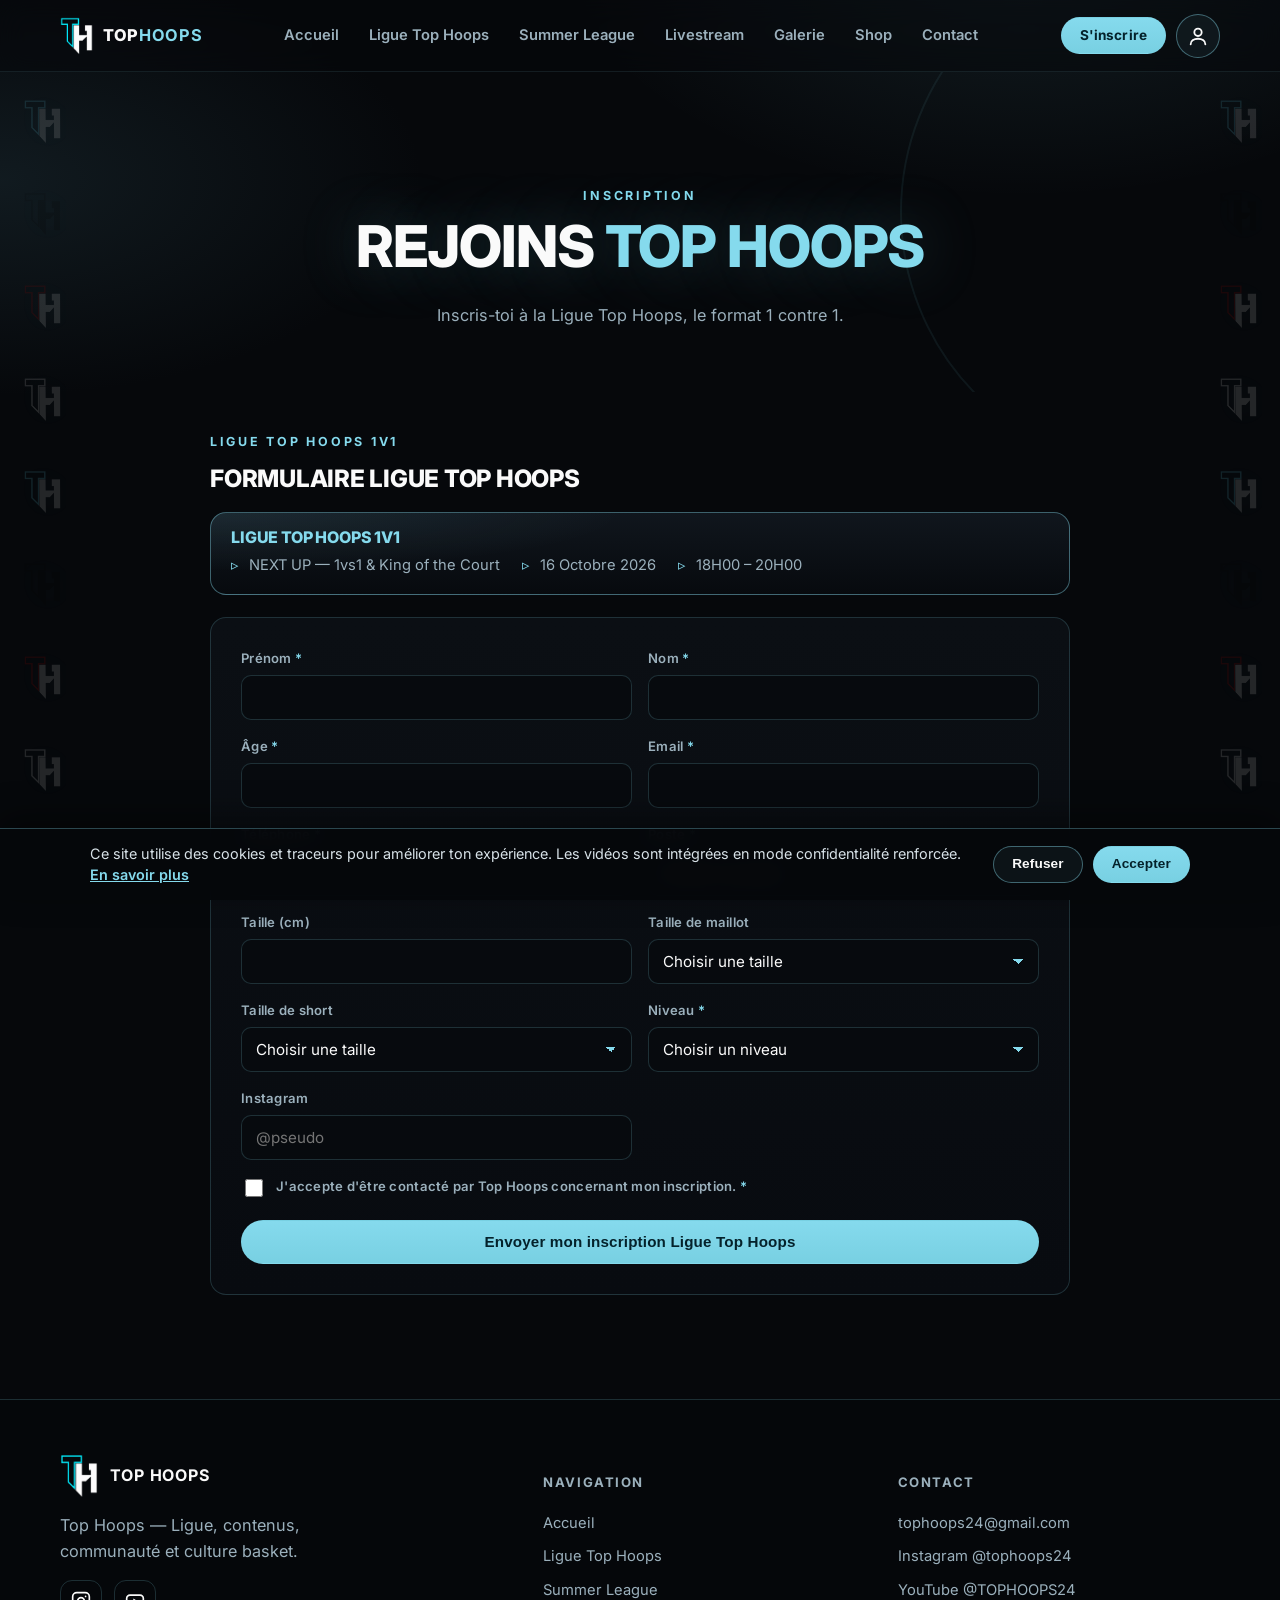
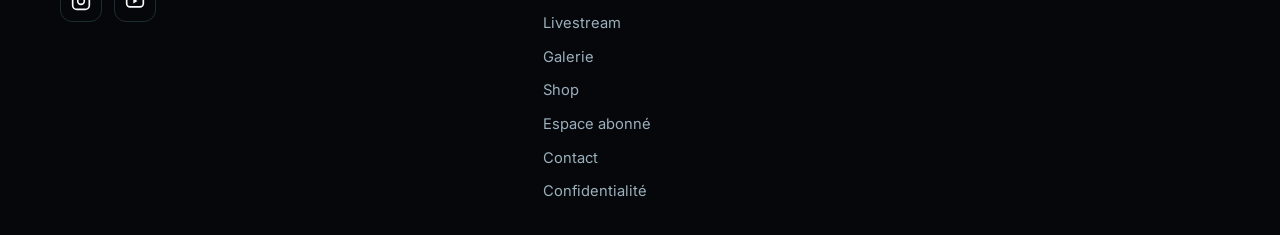
<file: inscription.html>
<!DOCTYPE html>
<html lang="fr">
<head>
  <meta charset="UTF-8">
  <meta name="viewport" content="width=device-width, initial-scale=1.0">
  <title>Inscription — Top Hoops</title>
  <meta name="description" content="Inscris-toi à la Summer League ou à la Ligue Top Hoops 1V1. Choisis ton parcours et remplis le formulaire.">
  <meta name="robots" content="index, follow">
  <link rel="canonical" href="https://tophoops.fr/inscription.html">
  <link rel="icon" href="/assets/logo/favicon.ico" sizes="any">
  <link rel="icon" type="image/png" sizes="32x32" href="/assets/logo/favicon-32x32.png">
  <link rel="icon" type="image/png" sizes="16x16" href="/assets/logo/favicon-16x16.png">
  <link rel="apple-touch-icon" sizes="180x180" href="/assets/logo/apple-touch-icon.png">
  <link rel="shortcut icon" href="/assets/logo/favicon.ico">
  <meta name="theme-color" content="#06080B">
  <link rel="preconnect" href="https://fonts.googleapis.com">
  <link rel="preconnect" href="https://fonts.gstatic.com" crossorigin>
  <link href="https://fonts.googleapis.com/css2?family=Inter:wght@400;600;700;800;900&display=swap" rel="stylesheet">
  <link rel="stylesheet" href="css/style.css">
  <meta property="og:type" content="website">
  <meta property="og:site_name" content="Top Hoops">
  <meta property="og:title" content="Inscription Top Hoops — Summer League & Ligue 1V1">
  <meta property="og:description" content="Inscris-toi à la Summer League ou à la Ligue Top Hoops 1V1. Choisis ton parcours.">
  <meta property="og:url" content="https://tophoops.fr/inscription.html">
  <meta property="og:image" content="https://tophoops.fr/assets/logo/og-tophoops.png">
  <meta property="og:image:secure_url" content="https://tophoops.fr/assets/logo/og-tophoops.png">
  <meta property="og:image:type" content="image/png">
  <meta property="og:image:width" content="1200">
  <meta property="og:image:height" content="630">
  <meta property="og:image:alt" content="Top Hoops — Ligue basket et communauté">
  <meta name="twitter:card" content="summary_large_image">
  <meta name="twitter:title" content="Inscription Top Hoops — Summer League & Ligue 1V1">
  <meta name="twitter:description" content="Inscris-toi à la Summer League ou à la Ligue Top Hoops 1V1. Choisis ton parcours.">
  <meta name="twitter:image" content="https://tophoops.fr/assets/logo/og-tophoops.png">
  <meta name="twitter:image:alt" content="Logo Top Hoops">
</head>
<body>

  <!-- Rails de logos decoratifs (arriere-plan, masques sur mobile) -->
  <div class="logo-rail logo-rail-left" aria-hidden="true">
    <div class="logo-rail-track">
      <img src="assets/logo/th-bleu-blanc.png" alt="">
      <img src="assets/logo/th-noir.png" alt="">
      <img src="assets/logo/th-rouge-blanc.png" alt="">
      <img src="assets/logo/th-blanc.png" alt="">
      <img src="assets/logo/th-bleu-blanc.png" alt="">
      <img src="assets/logo/th-noir.png" alt="">
      <img src="assets/logo/th-rouge-blanc.png" alt="">
      <img src="assets/logo/th-blanc.png" alt="">
    </div>
  </div>
  <div class="logo-rail logo-rail-right" aria-hidden="true">
    <div class="logo-rail-track logo-rail-track-reverse">
      <img src="assets/logo/th-bleu-blanc.png" alt="">
      <img src="assets/logo/th-noir.png" alt="">
      <img src="assets/logo/th-rouge-blanc.png" alt="">
      <img src="assets/logo/th-blanc.png" alt="">
      <img src="assets/logo/th-bleu-blanc.png" alt="">
      <img src="assets/logo/th-noir.png" alt="">
      <img src="assets/logo/th-rouge-blanc.png" alt="">
      <img src="assets/logo/th-blanc.png" alt="">
    </div>
  </div>

  <!-- ============ HEADER ============ -->
  <header class="site-header">
    <div class="header-inner">
      <a class="brand" href="index.html" aria-label="Accueil Top Hoops">
        <img class="logo-mark" src="assets/logo/logo-final-tr.png" alt="Logo Top Hoops">
        <span>TOP<b>HOOPS</b></span>
      </a>
      <nav class="nav" id="mainNav">
        <a href="index.html">Accueil</a>
        <a href="ligue-top-hoops.html">Ligue Top Hoops</a>
        <a href="summerleague.html">Summer League</a>
        <a href="livestream.html">Livestream</a>
        <a href="gallery.html">Galerie</a>
        <a href="shop.html">Shop</a>
        <a href="contact.html">Contact</a>
      </nav>
      <div class="header-cta">
        <a href="inscription.html" class="btn btn--primary btn--sm">S'inscrire</a>
        <button class="account-btn" id="accountBtn" type="button" aria-label="Espace abonné" title="Espace abonné">
          <svg viewBox="0 0 24 24" width="22" height="22" fill="none" stroke="currentColor" stroke-width="2" stroke-linecap="round" stroke-linejoin="round"><circle cx="12" cy="8" r="4"/><path d="M4 21c0-4 4-6 8-6s8 2 8 6"/></svg>
        </button>
        <button class="burger" aria-label="Ouvrir le menu" aria-expanded="false" aria-controls="mainNav">
          <span></span><span></span><span></span>
        </button>
      </div>
    </div>
  </header>

  <!-- ============ HERO ============ -->
  <section class="hero" style="padding-bottom:20px">
    <div class="court-lines" aria-hidden="true"><div class="court-circle c1"></div></div>
    <div class="container">
      <div class="section-head reveal">
        <span class="eyebrow">Inscription</span>
        <h1 class="hero-title" style="font-size:clamp(2.2rem,6vw,3.6rem)">Rejoins <span class="text-cyan">Top Hoops</span></h1>
        <p class="section-sub">Inscris-toi à la Ligue Top Hoops, le format 1 contre 1.</p>
      </div>
    </div>
  </section>

  <!-- ============ FORMULAIRE INSCRIPTION LIGUE 1V1 ============ -->
  <section class="section" style="padding-top:6px">
    <div class="container" style="max-width:900px">
      <!-- ===== Formulaire LIGUE TOP HOOPS 1V1 ===== -->
      <div class="reg-form" id="form-ligue">
        <div class="section-head left reveal" style="margin-bottom:20px">
          <span class="eyebrow">Ligue Top Hoops 1V1</span>
          <h2 class="section-title" style="font-size:1.5rem">Formulaire Ligue Top Hoops</h2>
        </div>
        <div class="reg-recap reveal">
          <h3>Ligue Top Hoops 1V1</h3>
          <ul>
            <li>NEXT UP — 1vs1 &amp; King of the Court</li>
            <li>16 Octobre 2026</li>
            <li>18H00 – 20H00</li>
          </ul>
        </div>
        <form class="form-wrap"
              data-api="registrations"
              data-event-type="ligue_top_hoops"
              data-success="Merci, ton inscription a bien été envoyée à Top Hoops.">
          <div class="form-grid">
            <div class="field"><label>Prénom <span class="req">*</span></label><input type="text" name="prenom" data-label="Prénom" required></div>
            <div class="field"><label>Nom <span class="req">*</span></label><input type="text" name="nom" data-label="Nom" required></div>
            <div class="field"><label>Âge <span class="req">*</span></label><input type="number" name="age" data-label="Âge" min="10" max="70" required></div>
            <div class="field"><label>Email <span class="req">*</span></label><input type="email" name="email" data-label="Email" required></div>
            <div class="field"><label>Téléphone <span class="req">*</span></label><input type="tel" name="telephone" data-label="Téléphone" required></div>
            <div class="field">
              <label>Poste <span class="req">*</span></label>
              <select name="poste" data-label="Poste" required>
                <option value="" disabled selected>Choisir un poste</option>
                <option>Meneur</option><option>Arrière</option><option>Ailier</option>
                <option>Ailier fort</option><option>Pivot</option><option>Polyvalent</option>
              </select>
            </div>
            <div class="field"><label>Taille (cm)</label><input type="number" name="taille" data-label="Taille (cm)" min="140" max="240"></div>
            <div class="field">
              <label>Taille de maillot</label>
              <select name="taille_maillot" data-label="Taille de maillot">
                <option value="" disabled selected>Choisir une taille</option>
                <option>XS</option><option>S</option><option>M</option>
                <option>L</option><option>XL</option><option>XXL</option><option>XXXL</option>
              </select>
            </div>
            <div class="field">
              <label>Taille de short</label>
              <select name="taille_short" data-label="Taille de short">
                <option value="" disabled selected>Choisir une taille</option>
                <option>XS</option><option>S</option><option>M</option>
                <option>L</option><option>XL</option><option>XXL</option><option>XXXL</option>
              </select>
            </div>
            <div class="field">
              <label>Niveau <span class="req">*</span></label>
              <select name="niveau" data-label="Niveau" required>
                <option value="" disabled selected>Choisir un niveau</option>
                <option>Loisir</option><option>Club</option><option>Régional</option>
                <option>National</option><option>Semi-pro</option><option>Pro</option>
              </select>
            </div>
            <div class="field"><label>Instagram</label><input type="text" name="instagram" data-label="Instagram" placeholder="@pseudo"></div>
            <div class="field full">
              <label class="check">
                <input type="checkbox" name="consentement" data-label="Consentement contact" required>
                <span>J'accepte d'être contacté par Top Hoops concernant mon inscription. <span class="req">*</span></span>
              </label>
            </div>
          </div>
          <button type="submit" class="btn btn--primary btn--block" style="margin-top:20px">Envoyer mon inscription Ligue Top Hoops</button>
          <div class="form-feedback" role="status"></div>
        </form>
      </div>
    </div>
  </section>

  <!-- ============ FOOTER ============ -->
  <footer class="site-footer">
    <div class="container">
      <div class="footer-grid">
        <div class="footer-col">
          <div class="footer-brand">
            <img class="logo-mark" src="assets/logo/logo-final-tr.png" alt="Logo Top Hoops">
            <b>TOP HOOPS</b>
          </div>
          <p class="section-sub" style="max-width:34ch">Top Hoops — Ligue, contenus, communauté et culture basket.</p>
          <div class="footer-socials">
            <a href="https://www.instagram.com/tophoops24/?hl=fr" target="_blank" rel="noopener" aria-label="Instagram Top Hoops">
              <svg width="20" height="20" viewBox="0 0 24 24" fill="none" stroke="currentColor" stroke-width="2"><rect x="2" y="2" width="20" height="20" rx="5"/><circle cx="12" cy="12" r="4"/><circle cx="17.5" cy="6.5" r="1" fill="currentColor" stroke="none"/></svg>
            </a>
            <a href="https://www.youtube.com/@TOPHOOPS24" target="_blank" rel="noopener" aria-label="YouTube Top Hoops">
              <svg width="20" height="20" viewBox="0 0 24 24" fill="none" stroke="currentColor" stroke-width="2"><rect x="2" y="5" width="20" height="14" rx="4"/><path d="M10 9l5 3-5 3V9z" fill="currentColor" stroke="none"/></svg>
            </a>
          </div>
        </div>
        <div class="footer-col">
          <h4>Navigation</h4>
          <a href="index.html">Accueil</a>
          <a href="ligue-top-hoops.html">Ligue Top Hoops</a>
          <a href="summerleague.html">Summer League</a>
          <a href="livestream.html">Livestream</a>
          <a href="gallery.html">Galerie</a>
          <a href="shop.html">Shop</a>
          <a href="subscribe.html">Espace abonné</a>
          <a href="contact.html">Contact</a>
          <a href="confidentialite.html">Confidentialité</a>
        </div>
        <div class="footer-col">
          <h4>Contact</h4>
          <a href="mailto:tophoops24@gmail.com">tophoops24@gmail.com</a>
          <a href="https://www.instagram.com/tophoops24/?hl=fr" target="_blank" rel="noopener">Instagram @tophoops24</a>
          <a href="https://www.youtube.com/@TOPHOOPS24" target="_blank" rel="noopener">YouTube @TOPHOOPS24</a>
        </div>
      </div>
    </div>
  </footer>

  <script src="js/config.js"></script>
  <script src="js/main.js"></script>
</body>
</html>
</file>
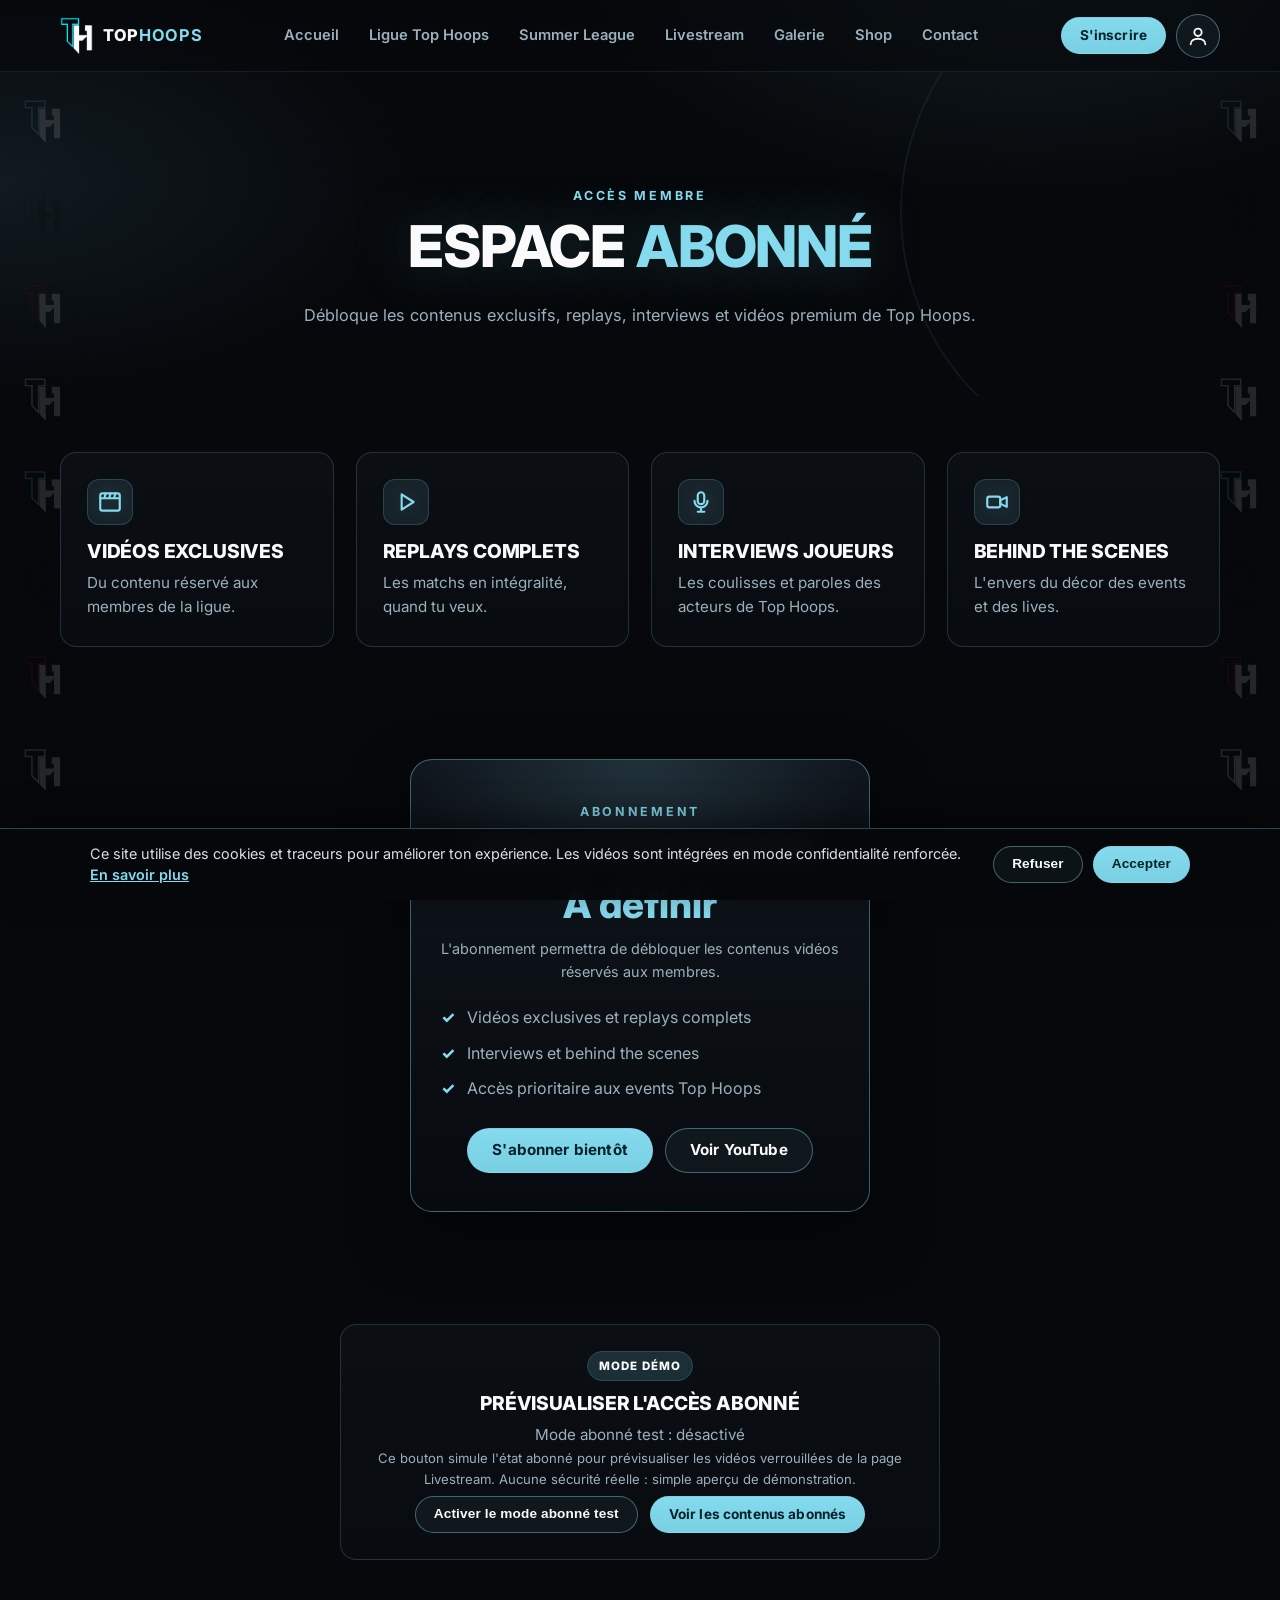
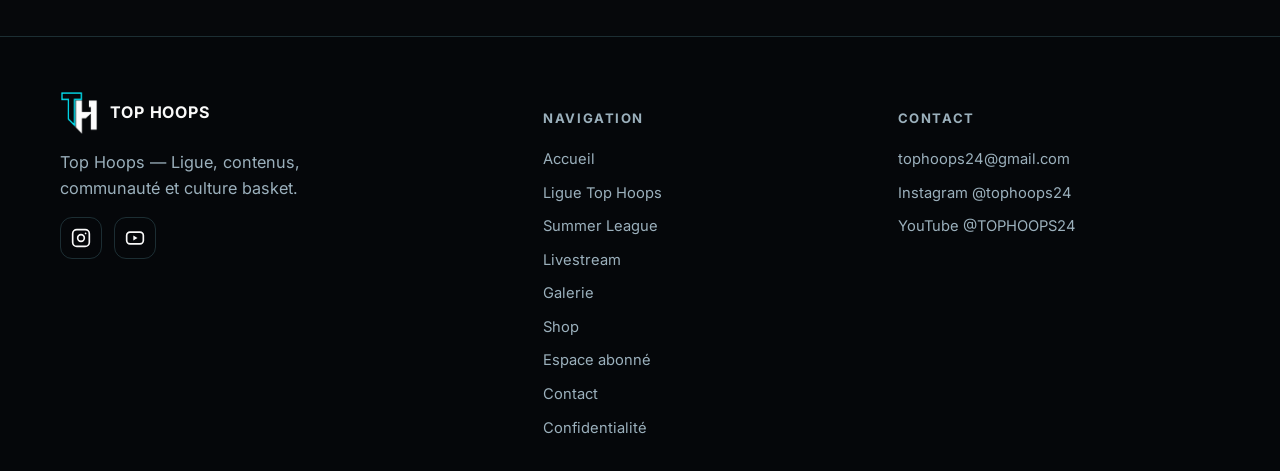
<file: subscribe.html>
<!DOCTYPE html>
<html lang="fr">
<head>
  <meta charset="UTF-8">
  <meta name="viewport" content="width=device-width, initial-scale=1.0">
  <title>Espace Abonné — Top Hoops Premium</title>
  <meta name="description" content="Débloque les contenus exclusifs Top Hoops : replays complets, interviews joueurs, behind the scenes et vidéos premium.">
  <meta name="robots" content="index, follow">
  <link rel="canonical" href="https://tophoops.fr/subscribe.html">
  <link rel="icon" href="/assets/logo/favicon.ico" sizes="any">
  <link rel="icon" type="image/png" sizes="32x32" href="/assets/logo/favicon-32x32.png">
  <link rel="icon" type="image/png" sizes="16x16" href="/assets/logo/favicon-16x16.png">
  <link rel="apple-touch-icon" sizes="180x180" href="/assets/logo/apple-touch-icon.png">
  <link rel="shortcut icon" href="/assets/logo/favicon.ico">
  <meta name="theme-color" content="#06080B">
  <link rel="preconnect" href="https://fonts.googleapis.com">
  <link rel="preconnect" href="https://fonts.gstatic.com" crossorigin>
  <link href="https://fonts.googleapis.com/css2?family=Inter:wght@400;600;700;800;900&display=swap" rel="stylesheet">
  <link rel="stylesheet" href="css/style.css">
  <meta property="og:type" content="website">
  <meta property="og:site_name" content="Top Hoops">
  <meta property="og:title" content="Espace abonné Top Hoops — Contenus exclusifs">
  <meta property="og:description" content="Débloque les contenus exclusifs Top Hoops : replays complets, interviews et vidéos premium.">
  <meta property="og:url" content="https://tophoops.fr/subscribe.html">
  <meta property="og:image" content="https://tophoops.fr/assets/logo/og-tophoops.png">
  <meta property="og:image:secure_url" content="https://tophoops.fr/assets/logo/og-tophoops.png">
  <meta property="og:image:type" content="image/png">
  <meta property="og:image:width" content="1200">
  <meta property="og:image:height" content="630">
  <meta property="og:image:alt" content="Top Hoops — Ligue basket et communauté">
  <meta name="twitter:card" content="summary_large_image">
  <meta name="twitter:title" content="Espace abonné Top Hoops — Contenus exclusifs">
  <meta name="twitter:description" content="Débloque les contenus exclusifs Top Hoops : replays complets, interviews et vidéos premium.">
  <meta name="twitter:image" content="https://tophoops.fr/assets/logo/og-tophoops.png">
  <meta name="twitter:image:alt" content="Logo Top Hoops">
</head>
<body>

  <!-- Rails de logos decoratifs (arriere-plan, masques sur mobile) -->
  <div class="logo-rail logo-rail-left" aria-hidden="true">
    <div class="logo-rail-track">
      <img src="assets/logo/th-bleu-blanc.png" alt="">
      <img src="assets/logo/th-noir.png" alt="">
      <img src="assets/logo/th-rouge-blanc.png" alt="">
      <img src="assets/logo/th-blanc.png" alt="">
      <img src="assets/logo/th-bleu-blanc.png" alt="">
      <img src="assets/logo/th-noir.png" alt="">
      <img src="assets/logo/th-rouge-blanc.png" alt="">
      <img src="assets/logo/th-blanc.png" alt="">
    </div>
  </div>
  <div class="logo-rail logo-rail-right" aria-hidden="true">
    <div class="logo-rail-track logo-rail-track-reverse">
      <img src="assets/logo/th-bleu-blanc.png" alt="">
      <img src="assets/logo/th-noir.png" alt="">
      <img src="assets/logo/th-rouge-blanc.png" alt="">
      <img src="assets/logo/th-blanc.png" alt="">
      <img src="assets/logo/th-bleu-blanc.png" alt="">
      <img src="assets/logo/th-noir.png" alt="">
      <img src="assets/logo/th-rouge-blanc.png" alt="">
      <img src="assets/logo/th-blanc.png" alt="">
    </div>
  </div>

  <header class="site-header">
    <div class="header-inner">
      <a class="brand" href="index.html" aria-label="Accueil Top Hoops">
        <img class="logo-mark" src="assets/logo/logo-final-tr.png" alt="Logo Top Hoops">
        <span>TOP<b>HOOPS</b></span>
      </a>
      <nav class="nav" id="mainNav">
        <a href="index.html">Accueil</a>
        <a href="ligue-top-hoops.html">Ligue Top Hoops</a>
        <a href="summerleague.html">Summer League</a>
        <a href="livestream.html">Livestream</a>
        <a href="gallery.html">Galerie</a>
        <a href="shop.html">Shop</a>
        <a href="contact.html">Contact</a>
      </nav>
      <div class="header-cta">
        <a href="inscription.html" class="btn btn--primary btn--sm">S'inscrire</a>
        <button class="account-btn" id="accountBtn" type="button" aria-label="Espace abonné" title="Espace abonné">
          <svg viewBox="0 0 24 24" width="22" height="22" fill="none" stroke="currentColor" stroke-width="2" stroke-linecap="round" stroke-linejoin="round"><circle cx="12" cy="8" r="4"/><path d="M4 21c0-4 4-6 8-6s8 2 8 6"/></svg>
        </button>
        <button class="burger" aria-label="Ouvrir le menu" aria-expanded="false" aria-controls="mainNav">
          <span></span><span></span><span></span>
        </button>
      </div>
    </div>
  </header>

  <!-- ============ HERO ============ -->
  <section class="hero" style="padding-bottom:24px">
    <div class="court-lines" aria-hidden="true"><div class="court-circle c1"></div></div>
    <div class="container">
      <div class="section-head reveal">
        <span class="eyebrow">Accès membre</span>
        <h1 class="hero-title" style="font-size:clamp(2.2rem,6vw,3.6rem)">Espace <span class="text-cyan">Abonné</span></h1>
        <p class="section-sub">Débloque les contenus exclusifs, replays, interviews et vidéos premium de Top Hoops.</p>
      </div>
    </div>
  </section>

  <!-- ============ AVANTAGES ABONNÉS ============ -->
  <section class="section section--tight">
    <div class="container">
      <div class="grid grid-4 reveal">
        <div class="card"><div class="card-icon"><svg class="icon-cyan" viewBox="0 0 24 24" aria-hidden="true"><rect x="3" y="4" width="18" height="16" rx="2"/><path d="M3 8.5h18M8 4l-1.2 4.5M12.5 4l-1.2 4.5M17 4l-1.2 4.5"/></svg></div><h3>Vidéos exclusives</h3><p>Du contenu réservé aux membres de la ligue.</p></div>
        <div class="card"><div class="card-icon"><svg class="icon-cyan" viewBox="0 0 24 24" aria-hidden="true"><path d="M8 5l11 7-11 7z"/></svg></div><h3>Replays complets</h3><p>Les matchs en intégralité, quand tu veux.</p></div>
        <div class="card"><div class="card-icon"><svg class="icon-cyan" viewBox="0 0 24 24" aria-hidden="true"><rect x="9" y="3" width="6" height="11" rx="3"/><path d="M6 11a6 6 0 0 0 12 0M12 17v4M9 21h6"/></svg></div><h3>Interviews joueurs</h3><p>Les coulisses et paroles des acteurs de Top Hoops.</p></div>
        <div class="card"><div class="card-icon"><svg class="icon-cyan" viewBox="0 0 24 24" aria-hidden="true"><rect x="3" y="7" width="12" height="10" rx="2"/><path d="M15 10.5l6-3v9l-6-3z"/></svg></div><h3>Behind the scenes</h3><p>L'envers du décor des events et des lives.</p></div>
      </div>
    </div>
  </section>

  <!-- ============ BLOC ABONNEMENT ============ -->
  <section class="section section--tight">
    <div class="container">
      <div class="plan-card reveal">
        <span class="eyebrow">Abonnement</span>
        <h2 style="text-transform:uppercase">Accès Top Hoops Premium</h2>
        <div class="plan-price">À définir</div>
        <p class="plan-note">L'abonnement permettra de débloquer les contenus vidéos réservés aux membres.</p>
        <ul>
          <li>Vidéos exclusives et replays complets</li>
          <li>Interviews et behind the scenes</li>
          <li>Accès prioritaire aux events Top Hoops</li>
        </ul>
        <div class="hero-cta" style="justify-content:center">
          <a href="contact.html" class="btn btn--primary">S'abonner bientôt</a>
          <a href="https://www.youtube.com/@TOPHOOPS24" target="_blank" rel="noopener" class="btn btn--ghost">Voir YouTube</a>
        </div>
      </div>
    </div>
  </section>

  <!-- ============ SIMULATION FRONT (MODE PROTOTYPE) ============ -->
  <section class="section section--tight">
    <div class="container" style="max-width:640px">
      <!-- SIMULATION UNIQUEMENT POUR DÉMONSTRATION.
           Pour une vraie production : Stripe Checkout + backend + gestion des
           sessions + vérification abonnement. Le mode ci-dessous ne fait que
           basculer un état dans localStorage pour prévisualiser l'affichage. -->
      <div class="card reveal" style="text-align:center">
        <span class="badge badge--soon" style="margin-bottom:12px">Mode démo</span>
        <h3>Prévisualiser l'accès abonné</h3>
        <p data-sub-status>Mode abonné test : désactivé</p>
        <p style="font-size:.82rem">Ce bouton simule l'état abonné pour prévisualiser les vidéos verrouillées de la page Livestream. Aucune sécurité réelle : simple aperçu de démonstration.</p>
        <div class="hero-cta" style="justify-content:center;margin-top:6px">
          <button class="btn btn--ghost btn--sm" data-sub-toggle>Activer le mode abonné test</button>
          <a href="livestream.html" class="btn btn--primary btn--sm">Voir les contenus abonnés</a>
        </div>
      </div>
    </div>
  </section>

  <!-- ============ FOOTER ============ -->
  <footer class="site-footer">
    <div class="container">
      <div class="footer-grid">
        <div class="footer-col">
          <div class="footer-brand">
            <img class="logo-mark" src="assets/logo/logo-final-tr.png" alt="Logo Top Hoops">
            <b>TOP HOOPS</b>
          </div>
          <p class="section-sub" style="max-width:34ch">Top Hoops — Ligue, contenus, communauté et culture basket.</p>
          <div class="footer-socials">
            <a href="https://www.instagram.com/tophoops24/?hl=fr" target="_blank" rel="noopener" aria-label="Instagram Top Hoops">
              <svg width="20" height="20" viewBox="0 0 24 24" fill="none" stroke="currentColor" stroke-width="2"><rect x="2" y="2" width="20" height="20" rx="5"/><circle cx="12" cy="12" r="4"/><circle cx="17.5" cy="6.5" r="1" fill="currentColor" stroke="none"/></svg>
            </a>
            <a href="https://www.youtube.com/@TOPHOOPS24" target="_blank" rel="noopener" aria-label="YouTube Top Hoops">
              <svg width="20" height="20" viewBox="0 0 24 24" fill="none" stroke="currentColor" stroke-width="2"><rect x="2" y="5" width="20" height="14" rx="4"/><path d="M10 9l5 3-5 3V9z" fill="currentColor" stroke="none"/></svg>
            </a>
          </div>
        </div>
        <div class="footer-col">
          <h4>Navigation</h4>
          <a href="index.html">Accueil</a>
          <a href="ligue-top-hoops.html">Ligue Top Hoops</a>
          <a href="summerleague.html">Summer League</a>
          <a href="livestream.html">Livestream</a>
          <a href="gallery.html">Galerie</a>
          <a href="shop.html">Shop</a>
          <a href="subscribe.html">Espace abonné</a>
          <a href="contact.html">Contact</a>
          <a href="confidentialite.html">Confidentialité</a>
        </div>
        <div class="footer-col">
          <h4>Contact</h4>
          <a href="mailto:tophoops24@gmail.com">tophoops24@gmail.com</a>
          <a href="https://www.instagram.com/tophoops24/?hl=fr" target="_blank" rel="noopener">Instagram @tophoops24</a>
          <a href="https://www.youtube.com/@TOPHOOPS24" target="_blank" rel="noopener">YouTube @TOPHOOPS24</a>
        </div>
      </div>
    </div>
  </footer>

  <script src="js/main.js"></script>
</body>
</html>
</file>
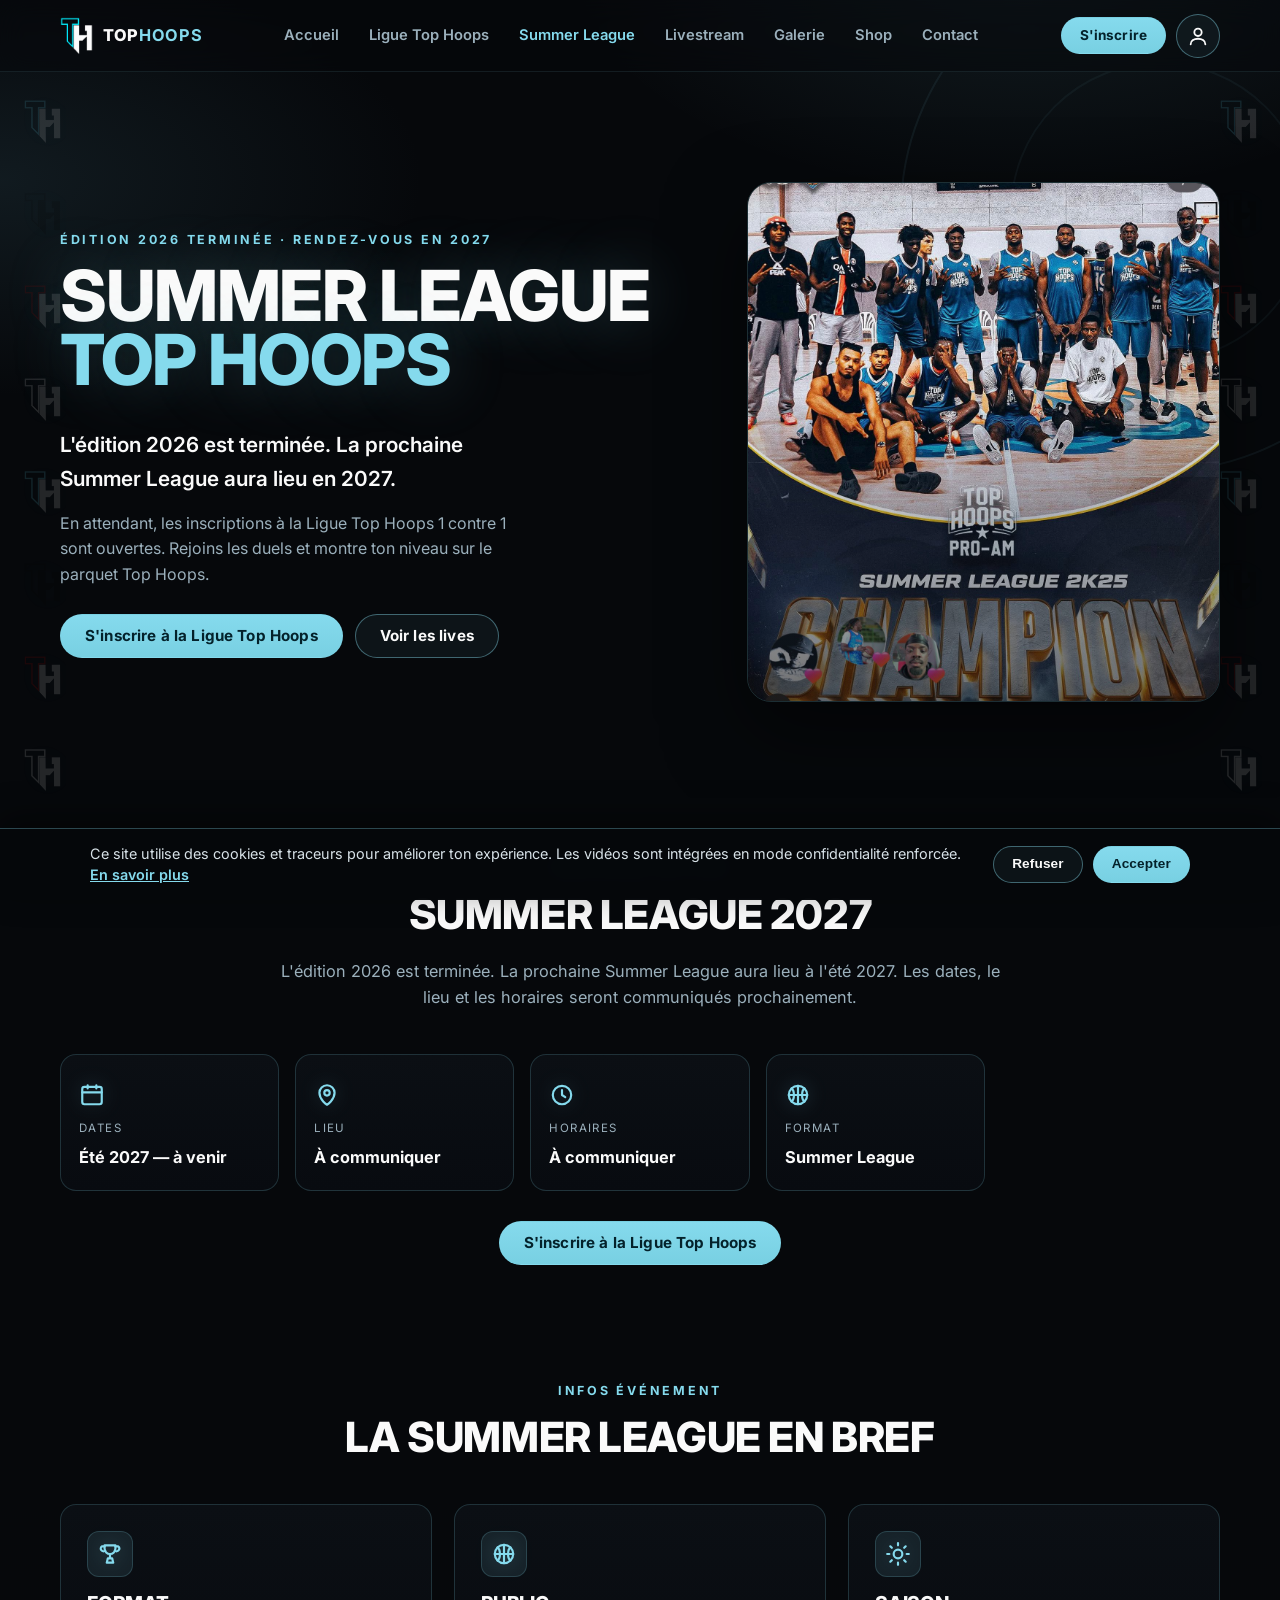
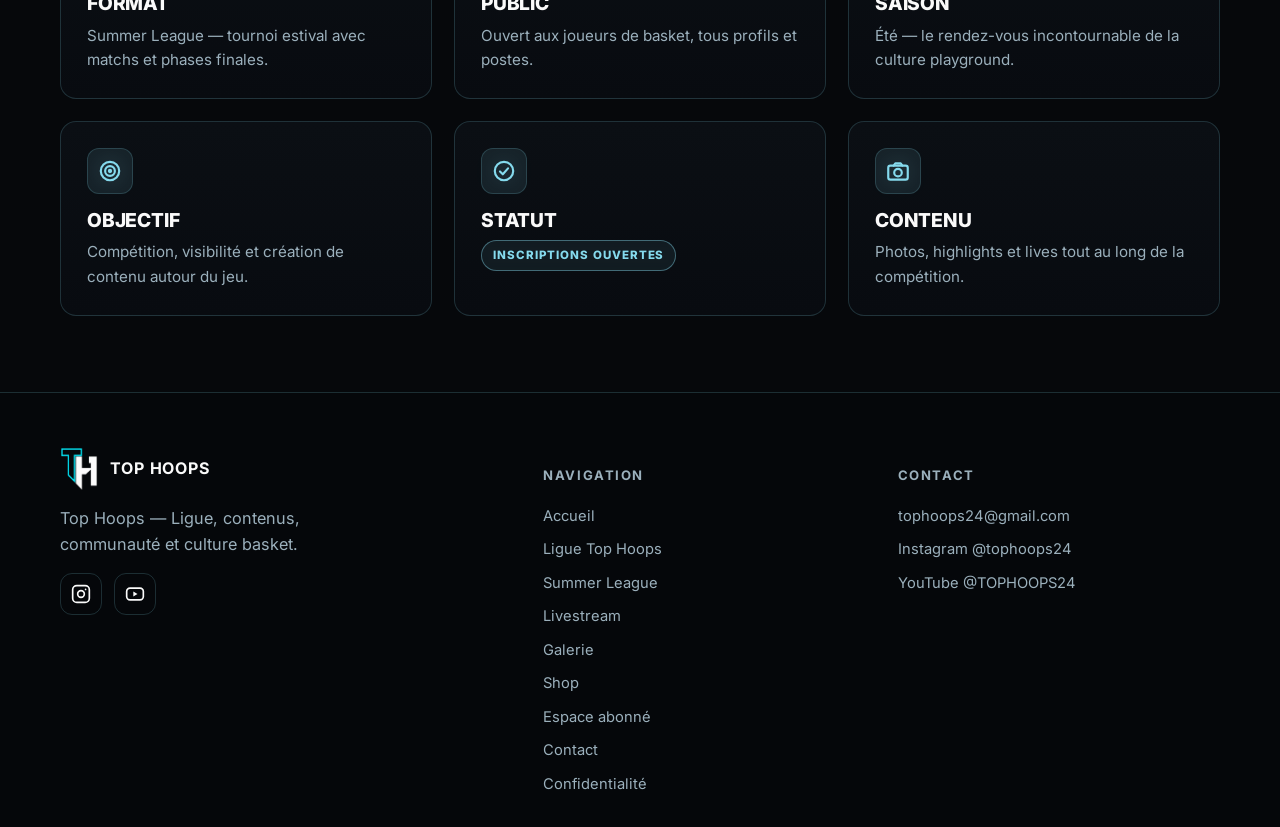
<file: summerleague.html>
<!DOCTYPE html>
<html lang="fr">
<head>
  <meta charset="UTF-8">
  <meta name="viewport" content="width=device-width, initial-scale=1.0">
  <title>Summer League — Top Hoops | Inscription joueur</title>
  <meta name="description" content="Inscris-toi à la Summer League Top Hoops. Compétition estivale, visibilité et contenu autour de la culture basket.">
  <meta name="robots" content="index, follow">
  <link rel="canonical" href="https://tophoops.fr/summerleague.html">
  <link rel="icon" href="/assets/logo/favicon.ico" sizes="any">
  <link rel="icon" type="image/png" sizes="32x32" href="/assets/logo/favicon-32x32.png">
  <link rel="icon" type="image/png" sizes="16x16" href="/assets/logo/favicon-16x16.png">
  <link rel="apple-touch-icon" sizes="180x180" href="/assets/logo/apple-touch-icon.png">
  <link rel="shortcut icon" href="/assets/logo/favicon.ico">
  <meta name="theme-color" content="#06080B">
  <link rel="preconnect" href="https://fonts.googleapis.com">
  <link rel="preconnect" href="https://fonts.gstatic.com" crossorigin>
  <link href="https://fonts.googleapis.com/css2?family=Inter:wght@400;600;700;800;900&display=swap" rel="stylesheet">
  <link rel="stylesheet" href="css/style.css">
  <meta property="og:type" content="website">
  <meta property="og:site_name" content="Top Hoops">
  <meta property="og:title" content="Summer League Top Hoops — Tournoi basket estival">
  <meta property="og:description" content="La Summer League Top Hoops revient avec matchs, joueurs et ambiance basket.">
  <meta property="og:url" content="https://tophoops.fr/summerleague.html">
  <meta property="og:image" content="https://tophoops.fr/assets/logo/og-tophoops.png">
  <meta property="og:image:secure_url" content="https://tophoops.fr/assets/logo/og-tophoops.png">
  <meta property="og:image:type" content="image/png">
  <meta property="og:image:width" content="1200">
  <meta property="og:image:height" content="630">
  <meta property="og:image:alt" content="Top Hoops — Ligue basket et communauté">
  <meta name="twitter:card" content="summary_large_image">
  <meta name="twitter:title" content="Summer League Top Hoops — Tournoi basket estival">
  <meta name="twitter:description" content="La Summer League Top Hoops revient avec matchs, joueurs et ambiance basket.">
  <meta name="twitter:image" content="https://tophoops.fr/assets/logo/og-tophoops.png">
  <meta name="twitter:image:alt" content="Logo Top Hoops">
</head>
<body>

  <!-- Rails de logos decoratifs (arriere-plan, masques sur mobile) -->
  <div class="logo-rail logo-rail-left" aria-hidden="true">
    <div class="logo-rail-track">
      <img src="assets/logo/th-bleu-blanc.png" alt="">
      <img src="assets/logo/th-noir.png" alt="">
      <img src="assets/logo/th-rouge-blanc.png" alt="">
      <img src="assets/logo/th-blanc.png" alt="">
      <img src="assets/logo/th-bleu-blanc.png" alt="">
      <img src="assets/logo/th-noir.png" alt="">
      <img src="assets/logo/th-rouge-blanc.png" alt="">
      <img src="assets/logo/th-blanc.png" alt="">
    </div>
  </div>
  <div class="logo-rail logo-rail-right" aria-hidden="true">
    <div class="logo-rail-track logo-rail-track-reverse">
      <img src="assets/logo/th-bleu-blanc.png" alt="">
      <img src="assets/logo/th-noir.png" alt="">
      <img src="assets/logo/th-rouge-blanc.png" alt="">
      <img src="assets/logo/th-blanc.png" alt="">
      <img src="assets/logo/th-bleu-blanc.png" alt="">
      <img src="assets/logo/th-noir.png" alt="">
      <img src="assets/logo/th-rouge-blanc.png" alt="">
      <img src="assets/logo/th-blanc.png" alt="">
    </div>
  </div>

  <header class="site-header">
    <div class="header-inner">
      <a class="brand" href="index.html" aria-label="Accueil Top Hoops">
        <img class="logo-mark" src="assets/logo/logo-final-tr.png" alt="Logo Top Hoops">
        <span>TOP<b>HOOPS</b></span>
      </a>
      <nav class="nav" id="mainNav">
        <a href="index.html">Accueil</a>
        <a href="ligue-top-hoops.html">Ligue Top Hoops</a>
        <a href="summerleague.html" class="active">Summer League</a>
        <a href="livestream.html">Livestream</a>
        <a href="gallery.html">Galerie</a>
        <a href="shop.html">Shop</a>
        <a href="contact.html">Contact</a>
      </nav>
      <div class="header-cta">
        <a href="inscription.html" class="btn btn--primary btn--sm">S'inscrire</a>
        <button class="account-btn" id="accountBtn" type="button" aria-label="Espace abonné" title="Espace abonné">
          <svg viewBox="0 0 24 24" width="22" height="22" fill="none" stroke="currentColor" stroke-width="2" stroke-linecap="round" stroke-linejoin="round"><circle cx="12" cy="8" r="4"/><path d="M4 21c0-4 4-6 8-6s8 2 8 6"/></svg>
        </button>
        <button class="burger" aria-label="Ouvrir le menu" aria-expanded="false" aria-controls="mainNav">
          <span></span><span></span><span></span>
        </button>
      </div>
    </div>
  </header>

  <!-- ============ HERO ============ -->
  <section class="hero">
    <div class="court-lines" aria-hidden="true">
      <div class="court-circle c1"></div>
      <div class="court-circle c2"></div>
    </div>
    <div class="container">
      <div class="hero-grid">
        <div class="hero-copy reveal">
          <span class="eyebrow">Édition 2026 terminée · Rendez-vous en 2027</span>
          <h1 class="hero-title" style="font-size:clamp(2.4rem,7vw,4.4rem)">Summer League<br><span class="text-cyan">Top Hoops</span></h1>
          <p class="hero-sub">L'édition 2026 est terminée. La prochaine Summer League aura lieu en 2027.</p>
          <p class="hero-text">En attendant, les inscriptions à la Ligue Top Hoops 1 contre 1 sont ouvertes. Rejoins les duels et montre ton niveau sur le parquet Top Hoops.</p>
          <div class="hero-cta">
            <a href="inscription.html?type=ligue" class="btn btn--primary">S'inscrire à la Ligue Top Hoops</a>
            <a href="livestream.html" class="btn btn--ghost">Voir les lives</a>
          </div>
        </div>
        <div class="hero-visual reveal">
          <img src="assets/champion-summerleague.jpeg" alt="Champions Summer League 2K25 Top Hoops">
        </div>
      </div>
    </div>
  </section>

  <!-- ============ PROCHAINE SUMMER LEAGUE ============ -->
  <section class="section section--tight">
    <div class="container">
      <div class="section-head reveal">
        <span class="eyebrow">Prochaine édition</span>
        <h2 class="section-title">Summer League 2027</h2>
        <p class="section-sub">L'édition 2026 est terminée. La prochaine Summer League aura lieu à l'été 2027. Les dates, le lieu et les horaires seront communiqués prochainement.</p>
      </div>
      <div class="event-info-grid reveal">
        <article class="event-info-card">
          <span class="ei-ico"><svg class="icon-cyan" viewBox="0 0 24 24" aria-hidden="true"><rect x="3" y="4.5" width="18" height="16" rx="2"/><path d="M3 9.5h18M8 3v3M16 3v3"/></svg></span>
          <span class="event-info-label">Dates</span>
          <strong>Été 2027 — à venir</strong>
        </article>
        <article class="event-info-card">
          <span class="ei-ico"><svg class="icon-cyan" viewBox="0 0 24 24" aria-hidden="true"><path d="M12 21s7-4.5 7-11a7 7 0 1 0-14 0c0 6.5 7 11 7 11z"/><circle cx="12" cy="10" r="2.5"/></svg></span>
          <span class="event-info-label">Lieu</span>
          <strong>À communiquer</strong>
        </article>
        <article class="event-info-card">
          <span class="ei-ico"><svg class="icon-cyan" viewBox="0 0 24 24" aria-hidden="true"><circle cx="12" cy="12" r="8.5"/><path d="M12 7.5V12l3 2"/></svg></span>
          <span class="event-info-label">Horaires</span>
          <strong>À communiquer</strong>
        </article>
        <article class="event-info-card">
          <span class="ei-ico"><svg class="icon-cyan" viewBox="0 0 24 24" aria-hidden="true"><circle cx="12" cy="12" r="8.5"/><path d="M12 3.5v17M3.5 12h17M6 6c3 2 3 10 0 12M18 6c-3 2-3 10 0 12"/></svg></span>
          <span class="event-info-label">Format</span>
          <strong>Summer League</strong>
        </article>
      </div>
      <div class="hero-cta reveal" style="justify-content:center;margin-top:30px">
        <a href="inscription.html?type=ligue" class="btn btn--primary">S'inscrire à la Ligue Top Hoops</a>
      </div>
    </div>
  </section>

  <!-- ============ INFOS ÉVÉNEMENT ============ -->
  <section class="section section--tight">
    <div class="container">
      <div class="section-head reveal">
        <span class="eyebrow">Infos événement</span>
        <h2 class="section-title">La Summer League en bref</h2>
      </div>
      <div class="grid grid-3 reveal">
        <div class="card"><div class="card-icon"><svg class="icon-cyan" viewBox="0 0 24 24" aria-hidden="true"><path d="M7 4h10v3a5 5 0 0 1-10 0z"/><path d="M7 5H4.5a2.5 2.5 0 0 0 3 4M17 5h2.5a2.5 2.5 0 0 1-3 4M12 12v4M9 20h6M10 16h4l1 4H9z"/></svg></div><h3>Format</h3><p>Summer League — tournoi estival avec matchs et phases finales.</p></div>
        <div class="card"><div class="card-icon"><svg class="icon-cyan" viewBox="0 0 24 24" aria-hidden="true"><circle cx="12" cy="12" r="8.5"/><path d="M12 3.5v17M3.5 12h17M6 6c3 2 3 10 0 12M18 6c-3 2-3 10 0 12"/></svg></div><h3>Public</h3><p>Ouvert aux joueurs de basket, tous profils et postes.</p></div>
        <div class="card"><div class="card-icon"><svg class="icon-cyan" viewBox="0 0 24 24" aria-hidden="true"><circle cx="12" cy="12" r="4"/><path d="M12 2v2M12 20v2M2 12h2M20 12h2M4.9 4.9l1.4 1.4M17.7 17.7l1.4 1.4M19.1 4.9l-1.4 1.4M6.3 17.7l-1.4 1.4"/></svg></div><h3>Saison</h3><p>Été — le rendez-vous incontournable de la culture playground.</p></div>
        <div class="card"><div class="card-icon"><svg class="icon-cyan" viewBox="0 0 24 24" aria-hidden="true"><circle cx="12" cy="12" r="8.5"/><circle cx="12" cy="12" r="4.5"/><circle cx="12" cy="12" r="1"/></svg></div><h3>Objectif</h3><p>Compétition, visibilité et création de contenu autour du jeu.</p></div>
        <div class="card"><div class="card-icon"><svg class="icon-cyan" viewBox="0 0 24 24" aria-hidden="true"><circle cx="12" cy="12" r="8.5"/><path d="M8.3 12.4l2.6 2.6 4.8-5.4"/></svg></div><h3>Statut</h3><p><span class="badge">Inscriptions ouvertes</span></p></div>
        <div class="card"><div class="card-icon"><svg class="icon-cyan" viewBox="0 0 24 24" aria-hidden="true"><rect x="3" y="7" width="18" height="13" rx="2"/><circle cx="12" cy="13.5" r="3.5"/><path d="M8 7l1.5-2h5L16 7"/></svg></div><h3>Contenu</h3><p>Photos, highlights et lives tout au long de la compétition.</p></div>
      </div>
    </div>
  </section>

  <!-- ============ FOOTER ============ -->
  <footer class="site-footer">
    <div class="container">
      <div class="footer-grid">
        <div class="footer-col">
          <div class="footer-brand">
            <img class="logo-mark" src="assets/logo/logo-final-tr.png" alt="Logo Top Hoops">
            <b>TOP HOOPS</b>
          </div>
          <p class="section-sub" style="max-width:34ch">Top Hoops — Ligue, contenus, communauté et culture basket.</p>
          <div class="footer-socials">
            <a href="https://www.instagram.com/tophoops24/?hl=fr" target="_blank" rel="noopener" aria-label="Instagram Top Hoops">
              <svg width="20" height="20" viewBox="0 0 24 24" fill="none" stroke="currentColor" stroke-width="2"><rect x="2" y="2" width="20" height="20" rx="5"/><circle cx="12" cy="12" r="4"/><circle cx="17.5" cy="6.5" r="1" fill="currentColor" stroke="none"/></svg>
            </a>
            <a href="https://www.youtube.com/@TOPHOOPS24" target="_blank" rel="noopener" aria-label="YouTube Top Hoops">
              <svg width="20" height="20" viewBox="0 0 24 24" fill="none" stroke="currentColor" stroke-width="2"><rect x="2" y="5" width="20" height="14" rx="4"/><path d="M10 9l5 3-5 3V9z" fill="currentColor" stroke="none"/></svg>
            </a>
          </div>
        </div>
        <div class="footer-col">
          <h4>Navigation</h4>
          <a href="index.html">Accueil</a>
          <a href="ligue-top-hoops.html">Ligue Top Hoops</a>
          <a href="summerleague.html">Summer League</a>
          <a href="livestream.html">Livestream</a>
          <a href="gallery.html">Galerie</a>
          <a href="shop.html">Shop</a>
          <a href="subscribe.html">Espace abonné</a>
          <a href="contact.html">Contact</a>
          <a href="confidentialite.html">Confidentialité</a>
        </div>
        <div class="footer-col">
          <h4>Contact</h4>
          <a href="mailto:tophoops24@gmail.com">tophoops24@gmail.com</a>
          <a href="https://www.instagram.com/tophoops24/?hl=fr" target="_blank" rel="noopener">Instagram @tophoops24</a>
          <a href="https://www.youtube.com/@TOPHOOPS24" target="_blank" rel="noopener">YouTube @TOPHOOPS24</a>
        </div>
      </div>
    </div>
  </footer>

  <script src="js/main.js"></script>
</body>
</html>
</file>
<file: css/style.css>
/* =====================================================================
   TOP HOOPS — Feuille de style principale
   Site vitrine statique — DA premium basket / cyan lumineux / noir
   Réalisé par DamCompany
   ===================================================================== */

/* ---------- 1. VARIABLES / PALETTE ---------- */
:root {
  --black-premium: #06080B;
  --white: #FAFAFA;
  --cyan-main: #85DAED;
  --cyan-secondary: #78D0E2;
  --dark-blue-gray: #2D4A55;

  /* Nuances dérivées */
  --bg-elev: #0B0F14;          /* fond de carte */
  --bg-elev-2: #10161D;        /* fond de carte survol / bloc */
  --line: rgba(133, 218, 237, 0.18);   /* bordure cyan transparente */
  --line-strong: rgba(133, 218, 237, 0.42);
  --text-muted: #9BB0BC;       /* texte secondaire */
  --glow: rgba(133, 218, 237, 0.45);

  /* Typo */
  --font: "Inter", "Helvetica Neue", Arial, system-ui, sans-serif;

  /* Layout */
  --maxw: 1200px;
  --radius: 16px;
  --radius-sm: 10px;
  --header-h: 72px;
}

/* ---------- 2. RESET / BASE ---------- */
*,
*::before,
*::after { box-sizing: border-box; }

html { scroll-behavior: smooth; -webkit-text-size-adjust: 100%; }

body {
  margin: 0;
  font-family: var(--font);
  background-color: var(--black-premium);
  color: var(--white);
  line-height: 1.6;
  overflow-x: hidden;           /* anti débordement horizontal */
  -webkit-font-smoothing: antialiased;
}

/* Halo cyan d'ambiance en fond, très subtil */
body::before {
  content: "";
  position: fixed;
  inset: 0;
  z-index: -2;
  background:
    radial-gradient(60% 45% at 80% -5%, rgba(133,218,237,0.10), transparent 60%),
    radial-gradient(55% 40% at 0% 20%, rgba(45,74,85,0.28), transparent 60%),
    var(--black-premium);
  pointer-events: none;
}

img { max-width: 100%; display: block; }

a { color: inherit; text-decoration: none; }

ul { margin: 0; padding: 0; list-style: none; }

h1, h2, h3 { margin: 0 0 .5em; line-height: 1.08; font-weight: 800; letter-spacing: -0.01em; }

p { margin: 0 0 1rem; }

:focus-visible {
  outline: 2px solid var(--cyan-main);
  outline-offset: 3px;
  border-radius: 4px;
}

/* ---------- 3. UTILITAIRES DE MISE EN PAGE ---------- */
.container {
  width: 100%;
  max-width: var(--maxw);
  margin: 0 auto;
  padding: 0 20px;
}

.section { padding: 84px 0; }
.section--tight { padding: 56px 0; }

.section-head { max-width: 720px; margin: 0 auto 44px; text-align: center; }
.section-head.left { margin-left: 0; text-align: left; }

.eyebrow {
  display: inline-block;
  font-size: .78rem;
  letter-spacing: .22em;
  text-transform: uppercase;
  color: var(--cyan-main);
  font-weight: 700;
  margin-bottom: 14px;
}

.section-title {
  font-size: clamp(1.7rem, 4.5vw, 2.6rem);
  text-transform: uppercase;
}

.section-sub { color: var(--text-muted); font-size: 1.02rem; }

.text-cyan { color: var(--cyan-main); }

/* ---------- 4. BOUTONS / CTA ---------- */
.btn {
  display: inline-flex;
  align-items: center;
  justify-content: center;
  gap: 8px;
  padding: 13px 24px;
  border-radius: 999px;
  font-weight: 700;
  font-size: .95rem;
  letter-spacing: .01em;
  cursor: pointer;
  border: 1px solid transparent;
  transition: transform .18s ease, box-shadow .25s ease, background .25s ease, color .2s ease;
  text-align: center;
  line-height: 1.1;
}
.btn:hover { transform: translateY(-2px); }

/* CTA cyan avec glow */
.btn--primary {
  background: linear-gradient(180deg, var(--cyan-main), var(--cyan-secondary));
  color: #04222B;
  box-shadow: 0 0 0 rgba(133,218,237,0);
}
.btn--primary:hover { box-shadow: 0 8px 30px var(--glow); }

/* Bouton contour cyan */
.btn--ghost {
  background: rgba(133,218,237,0.06);
  border-color: var(--line-strong);
  color: var(--white);
}
.btn--ghost:hover { background: rgba(133,218,237,0.12); box-shadow: 0 8px 24px rgba(133,218,237,0.15); }

.btn--sm { padding: 10px 18px; font-size: .85rem; }
.btn--block { display: flex; width: 100%; }

/* ---------- 5. BADGES ---------- */
.badge {
  display: inline-flex;
  align-items: center;
  gap: 6px;
  font-size: .72rem;
  font-weight: 800;
  letter-spacing: .08em;
  text-transform: uppercase;
  padding: 5px 11px;
  border-radius: 999px;
  border: 1px solid var(--line-strong);
  color: var(--cyan-main);
  background: rgba(133,218,237,0.08);
  backdrop-filter: blur(4px);
}
.badge--live { color: #fff; background: #E5484D; border-color: #E5484D; }
.badge--live::before {
  content: ""; width: 7px; height: 7px; border-radius: 50%;
  background: #fff; animation: pulse 1.3s infinite;
}
.badge--soon { color: var(--white); background: rgba(45,74,85,0.55); border-color: var(--dark-blue-gray); }
@keyframes pulse { 0%,100%{opacity:1;} 50%{opacity:.25;} }

/* ---------- 6. HEADER STICKY / GLASSMORPHISM ---------- */
.site-header {
  position: sticky;
  top: 0;
  z-index: 100;
  height: var(--header-h);
  display: flex;
  align-items: center;
  background: rgba(6, 8, 11, 0.55);
  backdrop-filter: blur(14px);
  -webkit-backdrop-filter: blur(14px);
  border-bottom: 1px solid rgba(133,218,237,0.10);
  transition: background .3s ease, border-color .3s ease, box-shadow .3s ease;
}
/* Effet renforcé au scroll (classe ajoutée par JS) */
.site-header.scrolled {
  background: rgba(6, 8, 11, 0.9);
  border-bottom-color: var(--line);
  box-shadow: 0 6px 24px rgba(0,0,0,0.45);
}
.header-inner {
  width: 100%;
  max-width: var(--maxw);
  margin: 0 auto;
  padding: 0 20px;
  display: flex;
  align-items: center;
  justify-content: space-between;
  gap: 16px;
}
.brand { display: flex; align-items: center; gap: 10px; font-weight: 800; letter-spacing: .04em; }
.brand img { width: 40px; height: 40px; border-radius: 50%; }
.brand span { text-transform: uppercase; font-size: 1.02rem; }
.brand span b { color: var(--cyan-main); }

.nav { display: flex; align-items: center; gap: 6px; }
.nav a {
  padding: 8px 12px;
  font-size: .92rem;
  font-weight: 600;
  color: var(--text-muted);
  border-radius: 8px;
  transition: color .2s ease, background .2s ease;
}
.nav a:hover { color: var(--white); }
.nav a.active { color: var(--cyan-main); }

.header-cta { display: flex; align-items: center; gap: 10px; }

/* Burger */
.burger {
  display: none;
  flex-direction: column;
  justify-content: center;
  gap: 5px;
  width: 44px; height: 44px;
  background: transparent;
  border: 1px solid var(--line);
  border-radius: 10px;
  cursor: pointer;
  padding: 0 11px;
}
.burger span {
  display: block; height: 2px; width: 100%;
  background: var(--white); border-radius: 2px;
  transition: transform .3s ease, opacity .2s ease;
}
.burger.open span:nth-child(1) { transform: translateY(7px) rotate(45deg); }
.burger.open span:nth-child(2) { opacity: 0; }
.burger.open span:nth-child(3) { transform: translateY(-7px) rotate(-45deg); }

/* ---------- 7. HERO ---------- */
.hero {
  position: relative;
  overflow: hidden;
  padding: clamp(60px, 9vw, 110px) 0 clamp(56px, 8vw, 96px);
}
/* Lignes de terrain de basket en CSS (fond abstrait) */
.court-lines {
  position: absolute;
  inset: 0;
  z-index: -1;
  pointer-events: none;
  opacity: .5;
}
.court-lines .court-circle {
  position: absolute;
  border: 2px solid rgba(133,218,237,0.14);
  border-radius: 50%;
}
.court-lines .c1 { width: 520px; height: 520px; right: -140px; top: -120px; }
.court-lines .c2 { width: 300px; height: 300px; right: -30px; top: -10px; border-color: rgba(133,218,237,0.10); }
.court-lines .c-key {
  position: absolute; left: 50%; top: -2px; transform: translateX(-50%);
  width: 220px; height: 300px;
  border: 2px solid rgba(133,218,237,0.08);
  border-top: none; border-radius: 0 0 999px 999px;
}
.hero-grid {
  display: grid;
  grid-template-columns: 1.15fr 0.85fr;
  gap: 48px;
  align-items: center;
}
.hero-title {
  font-size: clamp(2.8rem, 9vw, 6rem);
  text-transform: uppercase;
  letter-spacing: -0.02em;
  line-height: .92;
  text-shadow: 0 0 60px rgba(133,218,237,0.25);
}
.hero-title .stroke {
  color: transparent;
  -webkit-text-stroke: 2px var(--cyan-main);
}
.hero-sub {
  font-size: clamp(1.05rem, 2.4vw, 1.3rem);
  color: var(--white);
  font-weight: 600;
  max-width: 34ch;
  margin-top: 8px;
}
.hero-text { color: var(--text-muted); max-width: 46ch; margin-top: 4px; }
.hero-cta { display: flex; flex-wrap: wrap; gap: 12px; margin-top: 26px; }

.hero-visual {
  position: relative;
  aspect-ratio: 4 / 4.4;
  border-radius: 24px;
  overflow: hidden;
  border: 1px solid var(--line);
  box-shadow: 0 30px 80px rgba(0,0,0,0.5);
}
.hero-visual img { width: 100%; height: 100%; object-fit: cover; }
.hero-visual::after {
  content: ""; position: absolute; inset: 0;
  background: linear-gradient(180deg, transparent 40%, rgba(6,8,11,0.55));
}
.hero-logo-glow {
  position: absolute; z-index: 2; bottom: 18px; left: 18px;
  display: flex; align-items: center; gap: 10px;
  font-weight: 800; text-transform: uppercase; letter-spacing: .06em;
}
.hero-logo-glow img {
  width: 46px; height: 46px; border-radius: 50%;
  box-shadow: 0 0 26px var(--glow);
}

/* Bandeau stats sous le hero */
.stats-strip {
  display: grid;
  grid-template-columns: repeat(4, 1fr);
  gap: 14px;
  margin-top: 46px;
}
.stat {
  text-align: center;
  padding: 18px 10px;
  border: 1px solid var(--line);
  border-radius: var(--radius-sm);
  background: rgba(11,15,20,0.6);
}
.stat b { display: block; font-size: 1.7rem; color: var(--cyan-main); }
.stat span { font-size: .78rem; color: var(--text-muted); text-transform: uppercase; letter-spacing: .1em; }

/* ---------- 8. CARTES GÉNÉRIQUES ---------- */
.grid { display: grid; gap: 22px; }
.grid-2 { grid-template-columns: repeat(2, 1fr); }
.grid-3 { grid-template-columns: repeat(3, 1fr); }
.grid-4 { grid-template-columns: repeat(4, 1fr); }

.card {
  background: linear-gradient(180deg, var(--bg-elev), #080B10);
  border: 1px solid var(--line);
  border-radius: var(--radius);
  padding: 26px;
  transition: transform .25s ease, border-color .25s ease, box-shadow .25s ease;
}
.card:hover {
  transform: translateY(-4px);
  border-color: var(--line-strong);
  box-shadow: 0 18px 44px rgba(0,0,0,0.5);
}
.card .card-icon {
  width: 46px; height: 46px; border-radius: 12px;
  display: grid; place-items: center;
  background: rgba(133,218,237,0.1);
  border: 1px solid var(--line);
  margin-bottom: 16px;
  font-size: 1.4rem;
}
.card h3 { font-size: 1.2rem; text-transform: uppercase; }
.card p { color: var(--text-muted); font-size: .95rem; margin-bottom: 0; }
.card ul.ticks { margin-top: 12px; }
.card ul.ticks li {
  position: relative; padding-left: 22px; margin: 6px 0;
  font-size: .9rem; color: var(--text-muted);
}
.card ul.ticks li::before {
  content: "▹"; position: absolute; left: 0; color: var(--cyan-main); font-weight: 700;
}

/* ---------- 9. CARTES VIDÉO (média) ---------- */
.video-card {
  position: relative;
  border-radius: var(--radius);
  overflow: hidden;
  border: 1px solid var(--line);
  background: var(--bg-elev);
  transition: transform .25s ease, border-color .25s ease, box-shadow .25s ease;
}
.video-card:hover {
  transform: translateY(-4px);
  border-color: var(--line-strong);
  box-shadow: 0 18px 44px rgba(0,0,0,0.55);
}
.video-thumb {
  position: relative;
  aspect-ratio: 16 / 10;
  overflow: hidden;
  background: #0d1319;
}
.video-thumb img { width: 100%; height: 100%; object-fit: cover; transition: transform .4s ease; }
.video-card:hover .video-thumb img { transform: scale(1.06); }
.video-thumb::after {
  content: ""; position: absolute; inset: 0;
  background: linear-gradient(180deg, rgba(6,8,11,0) 45%, rgba(6,8,11,0.75));
}
.video-thumb .play {
  position: absolute; z-index: 2; inset: 0; margin: auto;
  width: 56px; height: 56px; border-radius: 50%;
  display: grid; place-items: center;
  background: rgba(6,8,11,0.5);
  border: 1px solid var(--line-strong);
  color: var(--cyan-main);
  backdrop-filter: blur(4px);
  transition: background .2s ease, box-shadow .25s ease;
}
.video-card:hover .play { background: var(--cyan-main); color: #04222B; box-shadow: 0 0 26px var(--glow); }
.video-thumb .badge { position: absolute; z-index: 3; top: 12px; left: 12px; }
.video-thumb .duration {
  position: absolute; z-index: 3; bottom: 12px; right: 12px;
  font-size: .74rem; font-weight: 700;
  background: rgba(6,8,11,0.75); padding: 3px 8px; border-radius: 6px;
}
.video-meta { padding: 15px 16px 18px; }
.video-meta h4 { margin: 0 0 4px; font-size: 1rem; }
.video-meta span { font-size: .82rem; color: var(--text-muted); }

/* Overlay verrou (contenu abonné) */
.video-card.locked .video-thumb img { filter: brightness(.4) blur(1px); }
.lock-overlay {
  position: absolute; z-index: 4; inset: 0;
  display: flex; flex-direction: column; align-items: center; justify-content: center; gap: 10px;
  text-align: center; padding: 16px;
}
.lock-overlay .lock-ico { font-size: 1.6rem; }
.lock-overlay p { margin: 0; font-size: .82rem; color: var(--text-muted); }
.video-card.unlocked .lock-overlay { display: none; }
.video-card.unlocked .video-thumb img { filter: none; }

/* Rangée scroll horizontale (média) */
.rail {
  display: grid;
  grid-auto-flow: column;
  grid-auto-columns: minmax(280px, 1fr);
  gap: 18px;
  overflow-x: auto;
  padding-bottom: 10px;
  scroll-snap-type: x mandatory;
  -webkit-overflow-scrolling: touch;
}
.rail > * { scroll-snap-align: start; }
.rail::-webkit-scrollbar { height: 8px; }
.rail::-webkit-scrollbar-thumb { background: var(--line); border-radius: 8px; }

.rail-head { display: flex; align-items: baseline; justify-content: space-between; margin-bottom: 18px; gap: 12px; }
.rail-head h2 { font-size: clamp(1.3rem, 3vw, 1.7rem); text-transform: uppercase; margin: 0; }
.rail-head a { color: var(--cyan-main); font-weight: 700; font-size: .9rem; white-space: nowrap; }

/* ---------- 10. BLOC LIVE PRINCIPAL ---------- */
.live-hero {
  position: relative;
  border-radius: 22px;
  overflow: hidden;
  border: 1px solid var(--line);
  min-height: 340px;
  display: flex;
  align-items: flex-end;
  padding: 30px;
  background: linear-gradient(180deg, rgba(45,74,85,0.35), rgba(6,8,11,0.9)), var(--bg-elev-2);
}
.live-hero img.bg { position: absolute; inset: 0; width: 100%; height: 100%; object-fit: cover; z-index: -1; opacity: .5; }
.live-hero .live-body { max-width: 520px; }
.live-hero h2 { font-size: clamp(1.6rem, 4vw, 2.3rem); text-transform: uppercase; }
.live-hero p { color: var(--text-muted); }

/* Ratio iframe responsive */
.embed { position: relative; aspect-ratio: 16/9; border-radius: 14px; overflow: hidden; border: 1px solid var(--line); }
.embed iframe { position: absolute; inset: 0; width: 100%; height: 100%; border: 0; }

/* ---------- 11. FORMULAIRES ---------- */
.form-wrap {
  background: linear-gradient(180deg, var(--bg-elev), #080B10);
  border: 1px solid var(--line);
  border-radius: var(--radius);
  padding: 30px;
}
.form-grid { display: grid; grid-template-columns: 1fr 1fr; gap: 16px; }
.field { display: flex; flex-direction: column; gap: 6px; }
.field.full { grid-column: 1 / -1; }
.field label { font-size: .82rem; font-weight: 600; color: var(--text-muted); letter-spacing: .02em; }
.field label .req { color: var(--cyan-main); }
.field input,
.field select,
.field textarea {
  width: 100%;
  background: #070A0E;
  border: 1px solid var(--line);
  border-radius: 10px;
  padding: 12px 14px;
  color: var(--white);
  font-family: inherit;
  font-size: .95rem;
  transition: border-color .2s ease, box-shadow .2s ease;
}
.field textarea { resize: vertical; min-height: 120px; }
.field input:focus,
.field select:focus,
.field textarea:focus {
  outline: none;
  border-color: var(--line-strong);
  box-shadow: 0 0 0 3px rgba(133,218,237,0.12);
}
.field select { appearance: none; background-image: linear-gradient(45deg, transparent 50%, var(--cyan-main) 50%), linear-gradient(135deg, var(--cyan-main) 50%, transparent 50%); background-position: calc(100% - 20px) 50%, calc(100% - 15px) 50%; background-size: 5px 5px, 5px 5px; background-repeat: no-repeat; }
.check {
  display: flex; align-items: flex-start; gap: 10px;
  font-size: .88rem; color: var(--text-muted);
}
.check input { width: 18px; height: 18px; margin-top: 3px; accent-color: var(--cyan-main); }

/* Feedback formulaire */
.form-feedback {
  display: none;
  margin-top: 16px;
  padding: 14px 16px;
  border-radius: 12px;
  border: 1px solid var(--line-strong);
  background: rgba(133,218,237,0.1);
  color: var(--cyan-main);
  font-weight: 600;
  font-size: .92rem;
}
.form-feedback.show { display: block; animation: fadeUp .4s ease; }

/* ---------- 12. GALERIE ---------- */
.filters { display: flex; flex-wrap: wrap; gap: 10px; justify-content: center; margin-bottom: 30px; }
.filter-btn {
  padding: 9px 18px;
  border-radius: 999px;
  border: 1px solid var(--line);
  background: transparent;
  color: var(--text-muted);
  font-weight: 600; font-size: .86rem;
  cursor: pointer;
  transition: all .2s ease;
}
.filter-btn:hover { color: var(--white); border-color: var(--line-strong); }
.filter-btn.active { background: var(--cyan-main); color: #04222B; border-color: var(--cyan-main); }

.gallery-grid { columns: 4; column-gap: 16px; }
.gallery-item {
  position: relative;
  margin: 0 0 16px;
  border-radius: 12px;
  overflow: hidden;
  border: 1px solid var(--line);
  cursor: pointer;
  break-inside: avoid;
}
.gallery-item img { width: 100%; height: auto; display: block; transition: transform .4s ease; }
.gallery-item::after {
  content: "";
  position: absolute; inset: 0;
  background: linear-gradient(180deg, transparent 55%, rgba(6,8,11,0.6));
  opacity: 0; transition: opacity .3s ease;
}
.gallery-item:hover img { transform: scale(1.06); }
.gallery-item:hover::after { opacity: 1; }
.gallery-item .g-tag {
  position: absolute; z-index: 2; left: 12px; bottom: 12px;
  opacity: 0; transform: translateY(6px);
  transition: opacity .3s ease, transform .3s ease;
}
.gallery-item:hover .g-tag { opacity: 1; transform: translateY(0); }
.gallery-empty { text-align: center; color: var(--text-muted); padding: 60px 0; }

/* Lightbox */
.lightbox {
  position: fixed; inset: 0; z-index: 200;
  display: none;
  align-items: center; justify-content: center;
  background: rgba(4,6,9,0.92);
  backdrop-filter: blur(6px);
  padding: 24px;
}
.lightbox.open { display: flex; animation: fadeUp .25s ease; }
.lightbox img { max-width: 90vw; max-height: 82vh; border-radius: 12px; border: 1px solid var(--line-strong); }
.lightbox .lb-close,
.lightbox .lb-nav {
  position: absolute;
  width: 48px; height: 48px; border-radius: 50%;
  background: rgba(11,15,20,0.8); border: 1px solid var(--line);
  color: var(--white); font-size: 1.4rem; cursor: pointer;
  display: grid; place-items: center;
  transition: background .2s ease;
}
.lightbox .lb-close:hover,
.lightbox .lb-nav:hover { background: var(--cyan-main); color: #04222B; }
.lightbox .lb-close { top: 20px; right: 20px; }
.lightbox .lb-prev { left: 20px; top: 50%; transform: translateY(-50%); }
.lightbox .lb-next { right: 20px; top: 50%; transform: translateY(-50%); }

/* ---------- 13. SHOP ---------- */
.product-card { position: relative; text-align: center; }
.product-card .product-img {
  aspect-ratio: 1;
  border-radius: 14px;
  background: radial-gradient(circle at 50% 30%, rgba(133,218,237,0.12), transparent 65%), var(--bg-elev-2);
  border: 1px solid var(--line);
  display: grid; place-items: center;
  font-size: 3rem;
  margin-bottom: 16px;
  position: relative;
  overflow: hidden;
}
.product-card .badge { position: absolute; top: 14px; right: 14px; z-index: 2; }
.product-card h3 { font-size: 1.05rem; text-transform: uppercase; margin-bottom: 4px; }
.product-card .price { color: var(--cyan-main); font-weight: 700; }

/* ---------- 14. CTA FINAL / BANDEAU ---------- */
.cta-band {
  position: relative;
  overflow: hidden;
  border-radius: 24px;
  border: 1px solid var(--line);
  padding: clamp(40px, 6vw, 70px);
  text-align: center;
  background:
    radial-gradient(60% 120% at 50% 0%, rgba(133,218,237,0.14), transparent 60%),
    linear-gradient(180deg, var(--bg-elev-2), #070A0E);
}
.cta-band h2 { font-size: clamp(1.8rem, 5vw, 2.8rem); text-transform: uppercase; }
.cta-band .hero-cta { justify-content: center; }

/* Bloc abonnement premium */
.plan-card {
  max-width: 460px; margin: 0 auto; text-align: center;
  border-radius: 22px;
  border: 1px solid var(--line-strong);
  padding: 38px 30px;
  background:
    radial-gradient(80% 60% at 50% 0%, rgba(133,218,237,0.14), transparent 60%),
    linear-gradient(180deg, var(--bg-elev-2), #070A0E);
  box-shadow: 0 24px 60px rgba(0,0,0,0.5);
}
.plan-card .plan-price { font-size: 2.4rem; font-weight: 800; color: var(--cyan-main); margin: 6px 0 2px; }
.plan-card .plan-note { color: var(--text-muted); font-size: .9rem; }
.plan-card ul { margin: 22px 0; text-align: left; }
.plan-card ul li { position: relative; padding-left: 26px; margin: 10px 0; color: var(--text-muted); }
.plan-card ul li::before { content: "✓"; position: absolute; left: 0; color: var(--cyan-main); font-weight: 800; }

/* Coordonnées contact */
.contact-list li { display: flex; align-items: center; gap: 14px; padding: 14px 0; border-bottom: 1px solid var(--line); }
.contact-list li .c-ico {
  width: 42px; height: 42px; border-radius: 12px; flex: none;
  display: grid; place-items: center;
  background: rgba(133,218,237,0.1); border: 1px solid var(--line); color: var(--cyan-main);
}
.contact-list li span.lbl { display: block; font-size: .76rem; color: var(--text-muted); text-transform: uppercase; letter-spacing: .1em; }
.contact-list li a, .contact-list li b { color: var(--white); font-weight: 600; }

/* ---------- 15. FOOTER ---------- */
.site-footer {
  border-top: 1px solid var(--line);
  background: #05070A;
  padding: 54px 0 26px;
  margin-top: 20px;
}
.footer-grid { display: grid; grid-template-columns: 1.4fr 1fr 1fr; gap: 32px; }
.footer-brand { display: flex; align-items: center; gap: 12px; margin-bottom: 14px; }
.footer-brand img { width: 46px; height: 46px; border-radius: 50%; }
.footer-brand b { text-transform: uppercase; letter-spacing: .05em; }
.footer-col h4 { text-transform: uppercase; font-size: .82rem; letter-spacing: .12em; color: var(--text-muted); margin-bottom: 14px; }
.footer-col a { display: block; color: var(--text-muted); padding: 5px 0; font-size: .92rem; transition: color .2s ease; }
.footer-col a:hover { color: var(--cyan-main); }
.footer-socials { display: flex; gap: 12px; margin-top: 16px; }
.footer-socials a {
  width: 42px; height: 42px; border-radius: 12px;
  display: grid; place-items: center;
  border: 1px solid var(--line); color: var(--white);
  transition: all .2s ease;
}
.footer-socials a:hover { background: var(--cyan-main); color: #04222B; box-shadow: 0 0 20px var(--glow); }
.footer-bottom {
  margin-top: 40px; padding-top: 22px; border-top: 1px solid var(--line);
  display: flex; justify-content: space-between; flex-wrap: wrap; gap: 8px;
  color: var(--text-muted); font-size: .84rem;
}
.footer-bottom a { color: var(--cyan-main); font-weight: 600; }

/* ---------- 16. ANIMATIONS AU SCROLL ---------- */
.reveal { opacity: 0; transform: translateY(24px); transition: opacity .7s ease, transform .7s ease; }
.reveal.visible { opacity: 1; transform: none; }
@keyframes fadeUp { from { opacity: 0; transform: translateY(10px);} to { opacity: 1; transform: none; } }

/* Respect des préférences de réduction de mouvement */
@media (prefers-reduced-motion: reduce) {
  * { animation: none !important; transition: none !important; scroll-behavior: auto !important; }
  .reveal { opacity: 1; transform: none; }
}

/* ---------- 16b. ICÔNE ESPACE ABONNÉ (header) ---------- */
.account-btn {
  width: 44px; height: 44px;
  display: grid; place-items: center;
  border-radius: 50%;
  background: rgba(133,218,237,0.06);
  border: 1px solid var(--line-strong);
  color: var(--white);
  cursor: pointer;
  transition: background .2s ease, box-shadow .25s ease, color .2s ease;
  position: relative;
}
.account-btn:hover { background: var(--cyan-main); color: #04222B; box-shadow: 0 0 20px var(--glow); }
/* Pastille verte quand l'accès exclusif est débloqué */
.account-btn.is-sub::after {
  content: ""; position: absolute; top: 6px; right: 6px;
  width: 10px; height: 10px; border-radius: 50%;
  background: #4ADE80; border: 2px solid var(--black-premium);
}

/* ---------- 16c. MODALE ESPACE ABONNÉ ---------- */
.account-modal {
  position: fixed; inset: 0; z-index: 300;
  display: none;
  align-items: center; justify-content: center;
  background: rgba(4,6,9,0.8);
  backdrop-filter: blur(6px);
  padding: 24px;
}
.account-modal.open { display: flex; animation: fadeUp .25s ease; }
.account-panel {
  position: relative;
  width: 100%; max-width: 440px;
  border-radius: 20px;
  border: 1px solid var(--line-strong);
  background:
    radial-gradient(90% 60% at 50% 0%, rgba(133,218,237,0.14), transparent 60%),
    linear-gradient(180deg, var(--bg-elev-2), #070A0E);
  box-shadow: 0 30px 70px rgba(0,0,0,0.6);
  padding: 30px 26px;
  max-height: 90vh; overflow-y: auto;
}
.account-panel .ap-close {
  position: absolute; top: 14px; right: 14px;
  width: 38px; height: 38px; border-radius: 50%;
  background: rgba(11,15,20,0.8); border: 1px solid var(--line);
  color: var(--white); font-size: 1.2rem; cursor: pointer;
  display: grid; place-items: center;
}
.account-panel .ap-close:hover { background: var(--cyan-main); color: #04222B; }
.account-panel .ap-head { text-align: center; margin-bottom: 20px; }
.account-panel .ap-avatar {
  width: 60px; height: 60px; margin: 0 auto 12px;
  border-radius: 50%; display: grid; place-items: center;
  background: rgba(133,218,237,0.1); border: 1px solid var(--line-strong); color: var(--cyan-main);
}
.account-panel h3 { text-transform: uppercase; font-size: 1.25rem; margin: 0; }
.account-panel .ap-sub { color: var(--text-muted); font-size: .9rem; margin: 6px 0 0; }
.account-panel .field { margin-bottom: 12px; }
.account-panel .ap-step { display: none; }
.account-panel .ap-step.active { display: block; animation: fadeUp .3s ease; }
.ap-note { font-size: .76rem; color: var(--text-muted); text-align: center; margin-top: 14px; }
.ap-user { text-align: center; margin-bottom: 16px; }
.ap-user b { color: var(--cyan-main); }
.ap-unlocked {
  text-align: center; padding: 14px; border-radius: 12px;
  border: 1px solid var(--line-strong); background: rgba(74,222,128,0.08);
  color: #4ADE80; font-weight: 700; margin-bottom: 16px;
}
.ap-link-btn { background: none; border: none; color: var(--cyan-main); cursor: pointer; font: inherit; font-size: .85rem; text-decoration: underline; padding: 0; }

/* ---------- 16d. BANNIÈRE SHOP "À VENIR" ---------- */
.soon-banner {
  position: relative;
  overflow: hidden;
  border-radius: 24px;
  border: 1px solid var(--line);
  min-height: 460px;
  display: grid; place-items: center;
  text-align: center;
  padding: clamp(40px, 7vw, 80px) 24px;
}
.soon-banner .soon-bg {
  position: absolute; inset: 0;
  width: 100%; height: 100%; object-fit: cover;
  filter: blur(16px) brightness(.4) saturate(1.1);
  transform: scale(1.12);           /* évite les bords nets du flou */
  z-index: 0;
}
.soon-banner::after {
  content: ""; position: absolute; inset: 0; z-index: 1;
  background: radial-gradient(70% 90% at 50% 40%, rgba(6,8,11,0.35), rgba(6,8,11,0.85));
}
.soon-inner { position: relative; z-index: 2; }
.soon-hourglass {
  font-size: clamp(3rem, 9vw, 4.6rem);
  line-height: 1;
  filter: drop-shadow(0 0 26px var(--glow));
  animation: hourglass 2.6s ease-in-out infinite;
  transform-origin: center;
}
@keyframes hourglass {
  0%, 70%   { transform: rotate(0deg); }
  80%       { transform: rotate(180deg); }
  100%      { transform: rotate(180deg); }
}

/* ---------- 17. RESPONSIVE ---------- */
@media (max-width: 1024px) {
  .hero-grid { grid-template-columns: 1fr; }
  .hero-visual { max-width: 420px; margin: 0 auto; order: -1; }
  .gallery-grid { columns: 3; }
  .footer-grid { grid-template-columns: 1fr 1fr; }
}

@media (max-width: 860px) {
  /* Navigation mobile en panneau plein écran */
  .nav {
    position: fixed;
    inset: var(--header-h) 0 auto 0;
    flex-direction: column;
    align-items: stretch;
    gap: 2px;
    background: rgba(6,8,11,0.98);
    backdrop-filter: blur(16px);
    -webkit-backdrop-filter: blur(16px);
    border-bottom: 1px solid var(--line);
    box-shadow: 0 24px 60px rgba(0,0,0,0.55);
    padding: 14px 20px 22px;
    transform: translateY(-140%);
    transition: transform .35s cubic-bezier(.4,0,.2,1);
    max-height: calc(100vh - var(--header-h));
    overflow-y: auto;
    z-index: 120;               /* au-dessus du contenu (sections z-index:1) */
  }
  .nav.open { transform: translateY(0); }
  .nav a { padding: 14px 8px; font-size: 1.05rem; border-bottom: 1px solid rgba(255,255,255,0.05); }
  .burger { display: flex; }
  /* CTA S'inscrire visible aussi sur mobile (a cote de l'icone) */
  .grid-4 { grid-template-columns: repeat(2, 1fr); }
  .grid-3 { grid-template-columns: repeat(2, 1fr); }
  .stats-strip { grid-template-columns: repeat(2, 1fr); }
}

@media (max-width: 620px) {
  .section { padding: 60px 0; }
  .form-grid { grid-template-columns: 1fr; }
  .grid-2, .grid-3, .grid-4 { grid-template-columns: 1fr; }
  .gallery-grid { columns: 2; }
  .footer-grid { grid-template-columns: 1fr; }
  .footer-bottom { flex-direction: column; }
  .hero-cta .btn { flex: 1 1 100%; }
  .lightbox .lb-prev { left: 10px; }
  .lightbox .lb-next { right: 10px; }
}

@media (max-width: 400px) {
  .gallery-grid { columns: 1; }
  .stats-strip { grid-template-columns: repeat(2, 1fr); }
  .brand span { font-size: .9rem; }
}

/* =====================================================================
   AJOUTS — SECTION "TOP HOOPS TV" (3 vidéos YouTube) + RAILS DE LOGOS
   ===================================================================== */

/* ---------- MINI BLOC VIDEO SOUS LE HERO (3 videos YouTube) ---------- */
.hero-video-strip {
  width: min(1180px, calc(100% - 32px));
  margin: 6px auto 46px;
  display: grid;
  grid-template-columns: repeat(3, 1fr);
  gap: 18px;
  position: relative;
  z-index: 1;                 /* au-dessus des rails de logos */
}
.hero-video-card {
  position: relative;
  overflow: hidden;
  border-radius: 18px;
  border: 1px solid rgba(133, 218, 237, 0.22);
  background: rgba(6, 8, 11, 0.72);
  box-shadow: 0 18px 40px rgba(0, 0, 0, 0.22);
  transition: transform .25s ease, border-color .25s ease, box-shadow .25s ease;
}
.hero-video-card:hover {
  transform: translateY(-3px);
  border-color: var(--line-strong);
  box-shadow: 0 20px 46px rgba(0,0,0,0.42);
}
.hero-video-card .video-frame {
  position: relative;
  width: 100%;
  aspect-ratio: 16 / 9;
  overflow: hidden;
  background: #06080B;
}
.hero-video-card iframe {
  position: absolute;
  inset: 0;
  width: 100%;
  height: 100%;
  border: 0;
  display: block;
}
.mini-video-badge {
  position: absolute;
  top: 12px;
  left: 12px;
  z-index: 3;
  padding: 7px 12px;
  border-radius: 999px;
  font-size: 0.72rem;
  font-weight: 800;
  letter-spacing: 0.08em;
  text-transform: uppercase;
  color: var(--cyan-main);
  background: rgba(6, 8, 11, 0.72);
  border: 1px solid rgba(133, 218, 237, 0.3);
  backdrop-filter: blur(8px);
}
.mini-video-badge.live {
  color: #FAFAFA;
  background: rgba(239, 68, 68, 0.92);
  border-color: rgba(239, 68, 68, 0.92);
}
.mini-video-link {
  display: block;
  padding: 9px 14px;
  font-size: 0.8rem;
  font-weight: 700;
  color: var(--cyan-main);
  text-align: right;
}
.mini-video-link:hover { text-decoration: underline; }

@media (max-width: 980px) {
  .hero-video-strip { grid-template-columns: 1fr; margin: 4px auto 32px; }
}

/* ---------- RAILS DE LOGOS DÉFILANTS (décoratifs) ---------- */
/* Les rails restent en arrière-plan ; le contenu passe au-dessus. */
/* NB : ne PAS inclure .site-header ici (il garde son z-index:100 pour rester
   au-dessus du contenu et du menu mobile déroulant). */
.site-footer,
body > section { position: relative; z-index: 1; }

.logo-rail {
  position: fixed;
  top: 92px;
  bottom: 0;
  width: 72px;
  z-index: 0;               /* derrière le contenu (z-index:1) */
  pointer-events: none;     /* ne bloque aucun clic */
  overflow: hidden;
  opacity: 0.22;
}
.logo-rail-left  { left: 18px; }
.logo-rail-right { right: 18px; }

.logo-rail-track {
  display: flex;
  flex-direction: column;
  align-items: center;
  gap: 42px;
  animation: logoRailScroll 18s linear infinite;
}
.logo-rail-track-reverse { animation-duration: 22s; }

.logo-rail img {
  width: 54px;
  height: auto;
  object-fit: contain;
  filter: drop-shadow(0 0 12px rgba(133, 218, 237, 0.25));
}

@keyframes logoRailScroll {
  0%   { transform: translateY(-50%); }
  100% { transform: translateY(0%); }
}

@media (max-width: 1280px) {
  .logo-rail { opacity: 0.12; width: 48px; }
  .logo-rail img { width: 38px; }
}
@media (max-width: 900px) {
  .logo-rail { display: none; }   /* masqués sur mobile/tablette */
}
@media (prefers-reduced-motion: reduce) {
  .logo-rail-track { animation: none; }
}

/* ---------- HERO VISUEL : variante AFFICHE / POSTER (index) ---------- */
.hero-visual.poster { background: #06080B; }
.hero-visual.poster::after { display: none; }          /* pas d'assombrissement sur l'affiche */
.hero-visual.poster img {
  object-fit: contain;      /* affiche entiere, rien de coupe */
  background: #06080B;
}

/* =====================================================================
   AJOUTS — PAGE LIGUE TOP HOOPS + PAGE INSCRIPTION
   ===================================================================== */

/* ---------- Poster hero cliquable (index) ---------- */
.hero-poster-link {
  display: block;
  border-radius: inherit;
  overflow: hidden;
  height: 100%;
  transition: transform .25s ease, box-shadow .25s ease;
}
.hero-poster-link:hover { transform: translateY(-4px); box-shadow: 0 0 40px rgba(133,218,237,0.22); }
.hero-poster-link img { width: 100%; height: 100%; object-fit: contain; background: #06080B; }

/* ---------- Vidéo verticale de présentation (Ligue) ---------- */
.league-video-card {
  width: min(420px, 100%);
  margin: 0 auto;
  border-radius: 28px;
  overflow: hidden;
  border: 1px solid rgba(133,218,237,0.28);
  background: #06080B;
  box-shadow: 0 24px 80px rgba(0,0,0,0.42);
}
.league-event-video {
  width: 100%;
  aspect-ratio: 9 / 16;
  display: block;
  object-fit: cover;
  background: #06080B;
}

/* ---------- Infos événement (cartes) ---------- */
.event-info-grid {
  display: grid;
  grid-template-columns: repeat(5, 1fr);
  gap: 16px;
}
.event-info-card {
  display: flex;
  flex-direction: column;
  gap: 6px;
  padding: 20px 18px;
  border-radius: var(--radius);
  border: 1px solid var(--line);
  background: linear-gradient(180deg, var(--bg-elev), #080B10);
  transition: transform .2s ease, border-color .2s ease;
}
.event-info-card:hover { transform: translateY(-3px); border-color: var(--line-strong); }
.event-info-card .ei-ico { font-size: 1.5rem; }
.event-info-label { font-size: .72rem; text-transform: uppercase; letter-spacing: .12em; color: var(--text-muted); }
.event-info-card strong { font-size: 1.02rem; color: var(--white); }

/* ---------- NEXT UP (affiche + infos) ---------- */
.next-up-layout { display: grid; grid-template-columns: minmax(0, 420px) 1fr; gap: 32px; align-items: center; }
.next-up-flyer { display: block; border-radius: 24px; overflow: hidden; border: 1px solid rgba(133,218,237,0.28); box-shadow: 0 24px 80px rgba(0,0,0,0.42); transition: transform .25s ease; }
.next-up-flyer:hover { transform: translateY(-4px); }
.next-up-flyer img { display: block; width: 100%; height: auto; }
.next-up-info { display: flex; flex-direction: column; gap: 20px; align-items: flex-start; }
.next-up-info .event-info-grid { grid-template-columns: 1fr 1fr; width: 100%; }
.next-up-tagline { font-weight: 700; font-size: 1.1rem; color: var(--white); margin: 0; }
@media (max-width: 900px) { .next-up-layout { grid-template-columns: 1fr; } .next-up-flyer { max-width: 420px; margin: 0 auto; } }

/* ---------- Match-up : affiche vedette ---------- */
.matchup-card-featured {
  display: grid;
  grid-template-columns: minmax(0, 360px) 1fr;
  gap: 26px;
  align-items: center;
  padding: 22px;
  border-radius: var(--radius);
  border: 1px solid var(--line-strong);
  background:
    radial-gradient(70% 80% at 100% 0%, rgba(133,218,237,0.12), transparent 60%),
    linear-gradient(180deg, var(--bg-elev-2), #070A0E);
  margin-bottom: 30px;
}
.matchup-card-featured img { width: 100%; border-radius: 14px; display: block; border: 1px solid var(--line); }
.matchup-card-content h3 { font-size: clamp(1.6rem, 4vw, 2.2rem); text-transform: uppercase; margin: 8px 0; }
.matchup-card-content p { color: var(--text-muted); }
.matchup-status {
  display: inline-block; font-size: .72rem; font-weight: 800; letter-spacing: .1em;
  text-transform: uppercase; color: var(--cyan-main);
  padding: 5px 11px; border-radius: 999px; border: 1px solid var(--line-strong);
  background: rgba(133,218,237,0.08);
}

/* ---------- Match-up : placeholders ---------- */
.matchup-grid { display: grid; grid-template-columns: repeat(3, 1fr); gap: 20px; }
.matchup-card-placeholder {
  display: flex; flex-direction: column; align-items: center; gap: 10px;
  text-align: center; padding: 28px 20px;
  border-radius: var(--radius);
  border: 1px dashed var(--line-strong);
  background: linear-gradient(180deg, var(--bg-elev), #080B10);
  transition: transform .2s ease, border-color .2s ease, box-shadow .25s ease;
}
.matchup-card-placeholder:hover { transform: translateY(-4px); box-shadow: 0 16px 40px rgba(0,0,0,0.5); border-color: var(--cyan-main); }
.placeholder-fighter { display: flex; flex-direction: column; align-items: center; gap: 6px; font-weight: 700; }
.placeholder-fighter .player-icon {
  width: 54px; height: 54px; border-radius: 50%;
  display: grid; place-items: center; font-size: 1.5rem;
  background: rgba(133,218,237,0.08); border: 1px solid var(--line);
}
.versus-mark {
  font-size: 1.8rem; font-weight: 900; color: var(--cyan-main);
  text-shadow: 0 0 22px var(--glow); letter-spacing: .04em;
}
.mu-soon { margin: 6px 0 0; font-weight: 700; text-transform: uppercase; letter-spacing: .06em; }
.mu-note { font-size: .78rem; color: var(--text-muted); }

/* ---------- Page inscription : cartes de choix ---------- */
.reg-choice { display: grid; grid-template-columns: 1fr 1fr; gap: 20px; margin-bottom: 12px; }
.reg-card {
  text-align: left; cursor: pointer; font: inherit; color: var(--white);
  padding: 26px 24px; border-radius: var(--radius);
  border: 1px solid var(--line); background: linear-gradient(180deg, var(--bg-elev), #080B10);
  transition: transform .2s ease, border-color .2s ease, box-shadow .25s ease;
}
.reg-card:hover { transform: translateY(-4px); border-color: var(--line-strong); box-shadow: 0 16px 40px rgba(0,0,0,0.5); }
.reg-card.active { border-color: var(--cyan-main); box-shadow: 0 0 0 2px rgba(133,218,237,0.35), 0 16px 40px rgba(0,0,0,0.5); }
.reg-card .reg-ico { font-size: 2rem; }
.reg-card h3 { font-size: 1.15rem; text-transform: uppercase; margin: 12px 0 6px; }
.reg-card p { color: var(--text-muted); font-size: .92rem; margin: 0; }

.reg-form { margin-top: 30px; }
.reg-form[hidden] { display: none; }

/* ---------- Responsive ---------- */
@media (max-width: 1080px) {
  .nav a { padding: 8px 9px; font-size: .86rem; }   /* nav plus compacte (7 items) */
}
@media (max-width: 900px) {
  .event-info-grid { grid-template-columns: repeat(3, 1fr); }
  .matchup-card-featured { grid-template-columns: 1fr; }
  .matchup-grid { grid-template-columns: 1fr 1fr; }
}
@media (max-width: 620px) {
  .event-info-grid { grid-template-columns: 1fr 1fr; }
  .matchup-grid { grid-template-columns: 1fr; }
  .reg-choice { grid-template-columns: 1fr; }
}

/* =====================================================================
   AJOUTS — HERO LIGUE (5 photos + overlay) + ICÔNES CYAN
   ===================================================================== */

/* ---------- Hero Ligue : fond photos + overlay bleuté ---------- */
.hero--league { min-height: 78vh; display: flex; align-items: center; border-bottom: 1px solid rgba(133,218,237,0.14); }
.hero--league .container { position: relative; z-index: 2; }
.hero--league .hero-title { text-shadow: 0 0 40px rgba(133,218,237,0.25); }

.league-hero-bg {
  position: absolute;
  inset: 0;
  z-index: 0;
  display: grid;
  grid-template-columns: 1.2fr 0.9fr 1fr;
  grid-template-rows: 1fr 1fr;
  gap: 8px;
  opacity: 0.38;
  transform: scale(1.04);
}
.league-hero-bg img { width: 100%; height: 100%; object-fit: cover; object-position: center; filter: saturate(0.95) contrast(1.05); }
.league-hero-bg img:nth-child(1) { grid-row: span 2; }   /* grande photo à gauche */

.league-hero-overlay {
  position: absolute;
  inset: 0;
  z-index: 1;
  background:
    linear-gradient(90deg, rgba(6,8,11,0.95) 0%, rgba(6,8,11,0.74) 42%, rgba(6,8,11,0.42) 100%),
    linear-gradient(135deg, rgba(133,218,237,0.20), rgba(45,74,85,0.16), rgba(6,8,11,0.72));
}

@media (max-width: 768px) {
  .hero--league { min-height: 72vh; }
  .league-hero-bg {
    grid-template-columns: 1fr 1fr;
    grid-template-rows: repeat(3, 1fr);
    opacity: 0.30;
  }
  .league-hero-bg img:nth-child(1) { grid-row: auto; }
  .league-hero-overlay {
    background:
      linear-gradient(180deg, rgba(6,8,11,0.78), rgba(6,8,11,0.93)),
      linear-gradient(135deg, rgba(133,218,237,0.20), rgba(6,8,11,0.82));
  }
}

/* ---------- Icônes cyan (remplacement des emojis) ---------- */
.icon-cyan {
  width: 22px;
  height: 22px;
  color: var(--cyan-main);
  stroke: currentColor;
  fill: none;
  stroke-width: 2;
  stroke-linecap: round;
  stroke-linejoin: round;
  flex-shrink: 0;
  display: inline-block;
  vertical-align: middle;
  filter: drop-shadow(0 0 10px rgba(133,218,237,0.22));
}
/* Tailles adaptées selon le conteneur */
.card-icon .icon-cyan { width: 26px; height: 26px; }
.ei-ico .icon-cyan { width: 26px; height: 26px; }
.player-icon .icon-cyan { width: 28px; height: 28px; }
.c-ico .icon-cyan { width: 22px; height: 22px; }
.reg-ico .icon-cyan { width: 34px; height: 34px; }
.lock-ico .icon-cyan { width: 26px; height: 26px; }
.video-thumb .play .icon-cyan { width: 20px; height: 20px; }
.soon-hourglass .icon-cyan { width: clamp(3rem, 9vw, 4.4rem); height: auto; }
/* Le sablier animé : l'icône hérite de l'animation du conteneur */
.soon-hourglass { display: inline-block; }

/* =====================================================================
   AJOUTS — ESPACE ADMIN TOP HOOPS
   ===================================================================== */

/* Écran de connexion admin */
.admin-auth { min-height: calc(100vh - var(--header-h)); display: grid; place-items: center; padding: 40px 16px; }
.admin-auth-card {
  width: 100%; max-width: 420px; text-align: center;
  border-radius: 22px; border: 1px solid var(--line-strong);
  background: radial-gradient(80% 60% at 50% 0%, rgba(133,218,237,0.14), transparent 60%), linear-gradient(180deg, var(--bg-elev-2), #070A0E);
  box-shadow: 0 24px 60px rgba(0,0,0,0.5); padding: 34px 28px;
}
.admin-auth-card img.brand-logo { width: 64px; height: 64px; border-radius: 50%; margin: 0 auto 14px; box-shadow: 0 0 26px var(--glow); }
.admin-auth-card h1 { text-transform: uppercase; font-size: 1.4rem; }
.admin-auth-card .field { text-align: left; margin-bottom: 12px; }
.admin-auth .link-btn { background: none; border: none; color: var(--cyan-main); cursor: pointer; font: inherit; font-size: .85rem; text-decoration: underline; margin-top: 14px; }
.admin-auth .form-feedback { margin-top: 14px; }

/* Overlay de bienvenue */
.admin-welcome-overlay {
  position: fixed; inset: 0; z-index: 99999;
  display: flex; align-items: center; justify-content: center;
  background: #06080B; animation: adminWelcome 2.6s ease forwards;
}
.admin-welcome-overlay h1 {
  font-size: clamp(2.4rem, 8vw, 7rem); color: var(--cyan-main);
  text-transform: uppercase; text-align: center; letter-spacing: -0.02em;
  text-shadow: 0 0 40px rgba(133,218,237,0.4);
}
@keyframes adminWelcome {
  0% { opacity: 0; } 15% { opacity: 1; } 80% { opacity: 1; } 100% { opacity: 0; visibility: hidden; }
}
.admin-welcome-overlay.hide { display: none; }

/* Barre d'actions admin */
.admin-topbar { display: flex; flex-wrap: wrap; gap: 10px; justify-content: flex-end; margin-bottom: 20px; }

/* KPI */
.kpi-grid { display: grid; grid-template-columns: repeat(4, 1fr); gap: 18px; }
.kpi-card {
  padding: 22px; border-radius: var(--radius); border: 1px solid var(--line);
  background: linear-gradient(180deg, var(--bg-elev), #080B10);
}
.kpi-card .kpi-label { font-size: .74rem; text-transform: uppercase; letter-spacing: .12em; color: var(--text-muted); }
.kpi-card .kpi-value { font-size: 2.4rem; font-weight: 800; color: var(--cyan-main); line-height: 1.1; }

/* Filtres + recherche admin */
.admin-toolbar { display: flex; flex-wrap: wrap; gap: 12px; align-items: center; justify-content: space-between; margin: 26px 0 16px; }
.admin-search { flex: 1; min-width: 220px; }
.admin-search input { width: 100%; background: #070A0E; border: 1px solid var(--line); border-radius: 10px; padding: 11px 14px; color: var(--white); font-family: inherit; }

/* Tableau des inscrits */
.table-wrap { overflow-x: auto; border: 1px solid var(--line); border-radius: var(--radius); }
table.admin-table { width: 100%; border-collapse: collapse; min-width: 900px; }
.admin-table th, .admin-table td { padding: 12px 14px; text-align: left; font-size: .9rem; border-bottom: 1px solid var(--line); white-space: nowrap; }
.admin-table th { color: var(--text-muted); text-transform: uppercase; font-size: .72rem; letter-spacing: .08em; position: sticky; top: 0; background: #0B0F14; }
.admin-table tr:hover td { background: rgba(133,218,237,0.04); }
.admin-table .tag-event { font-size: .72rem; font-weight: 800; padding: 3px 9px; border-radius: 999px; border: 1px solid var(--line-strong); color: var(--cyan-main); }
.admin-table .row-actions { display: flex; gap: 6px; }
.icon-btn { width: 34px; height: 34px; border-radius: 9px; border: 1px solid var(--line); background: transparent; color: var(--white); cursor: pointer; display: grid; place-items: center; }
.icon-btn:hover { border-color: var(--cyan-main); color: var(--cyan-main); }
.icon-btn.danger:hover { border-color: #E5484D; color: #E5484D; }
.admin-empty { padding: 40px; text-align: center; color: var(--text-muted); }

/* Modale admin (détail / mail / mot de passe) */
.admin-modal { position: fixed; inset: 0; z-index: 400; display: none; align-items: center; justify-content: center; background: rgba(4,6,9,0.8); backdrop-filter: blur(6px); padding: 24px; }
.admin-modal.open { display: flex; animation: fadeUp .25s ease; }
.admin-modal .modal-panel {
  width: 100%; max-width: 560px; max-height: 88vh; overflow-y: auto;
  border-radius: 20px; border: 1px solid var(--line-strong);
  background: linear-gradient(180deg, var(--bg-elev-2), #070A0E);
  box-shadow: 0 30px 70px rgba(0,0,0,0.6); padding: 28px; position: relative;
}
.admin-modal .modal-close { position: absolute; top: 14px; right: 14px; width: 38px; height: 38px; border-radius: 50%; background: rgba(11,15,20,0.8); border: 1px solid var(--line); color: var(--white); font-size: 1.2rem; cursor: pointer; }
.detail-grid { display: grid; grid-template-columns: 1fr 1fr; gap: 12px 20px; margin-top: 14px; }
.detail-grid .d-item { display: flex; flex-direction: column; gap: 2px; }
.detail-grid .d-item span { font-size: .72rem; text-transform: uppercase; letter-spacing: .08em; color: var(--text-muted); }
.detail-grid .d-item strong { font-weight: 600; }
.detail-grid .d-item.full { grid-column: 1 / -1; }

/* Impression / PDF */
@media print {
  body { background: #fff !important; color: #000 !important; }
  body::before, .logo-rail, .site-header, .admin-topbar, .admin-toolbar,
  .admin-hero, .kpi-grid, .no-print, .row-actions, .site-footer { display: none !important; }
  .table-wrap { border: none; overflow: visible; }
  table.admin-table { min-width: 0; }
  .admin-table th, .admin-table td { color: #000 !important; border-color: #999 !important; }
  .admin-table th { background: #eee !important; }
}

@media (max-width: 900px) {
  .kpi-grid { grid-template-columns: 1fr 1fr; }
  .detail-grid { grid-template-columns: 1fr; }
}

/* ---------- Admin : toggle oeil mot de passe ---------- */
.pw-wrap { position: relative; display: block; }
.pw-wrap input { padding-right: 46px; width: 100%; }
.pw-toggle {
  position: absolute; right: 6px; top: 50%; transform: translateY(-50%);
  width: 34px; height: 34px; border: none; background: transparent;
  color: var(--text-muted); cursor: pointer; display: grid; place-items: center; border-radius: 8px;
}
.pw-toggle:hover { color: var(--cyan-main); }
.pw-toggle svg { width: 20px; height: 20px; }

/* ---------- Admin : icones d'action du tableau ---------- */
.row-actions .icon-btn svg { width: 17px; height: 17px; }

/* ---------- Inscription : rappel evenement + frais 20€ (radios) ---------- */
.reg-recap {
  margin: 0 0 22px;
  padding: 16px 20px;
  border-radius: var(--radius);
  border: 1px solid var(--line-strong);
  background: radial-gradient(80% 120% at 0% 0%, rgba(133,218,237,0.10), transparent 60%), linear-gradient(180deg, var(--bg-elev-2), #070A0E);
}
.reg-recap h3 { margin: 0 0 8px; font-size: 1rem; text-transform: uppercase; color: var(--cyan-main); }
.reg-recap ul { display: flex; flex-wrap: wrap; gap: 6px 22px; }
.reg-recap li { position: relative; padding-left: 18px; color: var(--text-muted); font-size: .92rem; }
.reg-recap li::before { content: "▹"; position: absolute; left: 0; color: var(--cyan-main); }

.radio-choice-row { display: flex; gap: 14px; flex-wrap: wrap; margin-top: 6px; }
.radio-choice {
  display: flex; align-items: center; gap: 10px;
  min-height: 46px; padding: 12px 18px; border-radius: 999px;
  border: 1px solid var(--line); background: rgba(255,255,255,0.03);
  color: var(--white); font-weight: 700; cursor: pointer;
  transition: border-color .2s ease, background .2s ease, color .2s ease;
}
.radio-choice input { accent-color: var(--cyan-main); width: 18px; height: 18px; }
.radio-choice:has(input:checked) { border-color: var(--line-strong); background: rgba(133,218,237,0.12); color: var(--cyan-main); }

/* ---------- Accueil : grille "Derniers contenus" (4 videos YouTube) ---------- */
.latest-video-grid { display: grid; grid-template-columns: repeat(4, 1fr); gap: 22px; }
.latest-video-card {
  overflow: hidden; border-radius: 22px;
  border: 1px solid rgba(133,218,237,0.22);
  background: rgba(6,8,11,0.78);
  box-shadow: 0 20px 50px rgba(0,0,0,0.32);
  transition: transform .25s ease, border-color .25s ease, box-shadow .25s ease;
}
.latest-video-card:hover { transform: translateY(-4px); border-color: var(--line-strong); box-shadow: 0 22px 54px rgba(0,0,0,0.5); }
.latest-video-card .video-frame { position: relative; width: 100%; aspect-ratio: 16 / 9; background: #06080B; overflow: hidden; }
.latest-video-card .video-frame iframe { position: absolute; inset: 0; width: 100%; height: 100%; border: 0; display: block; }
.video-card-content { padding: 16px 18px; display: flex; align-items: center; justify-content: space-between; gap: 12px; }
.video-card-content h3 { margin: 0; color: var(--white); font-size: .98rem; text-transform: uppercase; }
.video-card-content a { color: var(--cyan-main); font-weight: 800; white-space: nowrap; font-size: .85rem; }
.video-card-content a:hover { text-decoration: underline; }

@media (max-width: 1180px) { .latest-video-grid { grid-template-columns: repeat(2, 1fr); } }
@media (max-width: 680px)  { .latest-video-grid { grid-template-columns: 1fr; } }

/* ---------- Ligue : bloc replay video du match ---------- */
.matchup-replay-block {
  margin-top: 26px;
  padding: 24px;
  border-radius: 24px;
  border: 1px solid rgba(133,218,237,0.22);
  background: rgba(6,8,11,0.82);
}
.matchup-replay-block h3 { text-transform: uppercase; font-size: 1.15rem; margin: 8px 0 4px; }
.matchup-replay-block > p { color: var(--text-muted); margin: 0; }
.matchup-video-frame {
  position: relative; width: 100%; aspect-ratio: 16 / 9; overflow: hidden;
  border-radius: 18px; border: 1px solid rgba(133,218,237,0.18);
  background: #06080B; margin: 18px 0;
}
.matchup-video-frame iframe { position: absolute; inset: 0; width: 100%; height: 100%; border: 0; display: block; }

/* ---------- Ligue : carte match-up AVEC replay integre ---------- */
.matchup-with-replay {
  display: grid;
  grid-template-columns: minmax(280px, 420px) 1fr;
  gap: 36px;
  align-items: start;
  padding: 28px;
  border-radius: 28px;
  border: 1px solid rgba(133, 218, 237, 0.24);
  background: linear-gradient(135deg, rgba(13,24,31,0.96), rgba(6,8,11,0.98));
}
.matchup-with-replay .matchup-poster img {
  width: 100%; height: auto; display: block;
  border-radius: 22px; object-fit: cover;
  border: 1px solid rgba(133,218,237,0.22);
}
.matchup-with-replay .matchup-content { display: flex; flex-direction: column; align-items: flex-start; }
.matchup-with-replay .matchup-content h3 { font-size: clamp(1.6rem, 4vw, 2.2rem); text-transform: uppercase; margin: 8px 0; }
.matchup-with-replay .matchup-content > p { color: var(--text-muted); }
.matchup-replay-inline {
  width: 100%; margin-top: 26px; padding-top: 24px;
  border-top: 1px solid rgba(133, 218, 237, 0.16);
}
.matchup-replay-heading h4 { margin: 8px 0; color: var(--white); font-size: clamp(1.2rem, 2vw, 1.6rem); text-transform: uppercase; }
.matchup-replay-heading p { color: rgba(250,250,250,0.72); margin: 0; }

@media (max-width: 900px) {
  .matchup-with-replay { grid-template-columns: 1fr; gap: 24px; padding: 20px; }
  .matchup-replay-inline { margin-top: 22px; padding-top: 20px; }
  .matchup-video-frame { border-radius: 16px; }
}

/* ===== Historique des mails envoyés (admin) ===== */
.status-badge{display:inline-block;padding:3px 11px;border-radius:999px;font-size:.72rem;font-weight:700;letter-spacing:.02em;white-space:nowrap}
.status-badge.ok{background:rgba(46,204,113,.14);color:#63e6a0;border:1px solid rgba(46,204,113,.35)}
.status-badge.danger{background:rgba(255,90,90,.14);color:#ff8f8f;border:1px solid rgba(255,90,90,.4)}
.status-badge.warn{background:rgba(240,200,90,.14);color:#f2d27a;border:1px solid rgba(240,200,90,.35)}
.text-danger{color:#ff8f8f}
.mail-detail-message{margin-top:18px}
.mail-detail-label{display:block;font-size:.74rem;text-transform:uppercase;letter-spacing:.08em;color:#85DAED;margin-bottom:7px;font-weight:700}
.mail-detail-message pre{white-space:pre-wrap;word-break:break-word;background:#06080B;border:1px solid rgba(133,218,237,.18);border-radius:12px;padding:15px 16px;max-height:300px;overflow:auto;font-family:inherit;font-size:.9rem;line-height:1.55;color:#D7E1E7;margin:0}

/* ===== Workflow validation inscriptions (admin CRM) ===== */
.status-badge.muted{background:rgba(154,169,181,.12);color:#9AA9B5;border:1px solid rgba(154,169,181,.3)}
.mail-col{white-space:nowrap}
.mail-when{display:block;font-size:.72rem;color:#9AA9B5;margin-top:3px}
.icon-btn.ok{color:#63e6a0;border-color:rgba(46,204,113,.4)}
.icon-btn.ok:hover{background:rgba(46,204,113,.14)}
.kpi-card.kpi-pending .kpi-value{color:#f2d27a}
.kpi-card.kpi-confirmed .kpi-value{color:#63e6a0}
.kpi-card.kpi-rejected .kpi-value{color:#ff8f8f}

/* ===== Suivi paiement (admin CRM) ===== */
.pay-cell{display:flex;flex-direction:column;gap:7px;align-items:flex-start;white-space:nowrap}
.pay-check{display:inline-flex;align-items:center;gap:8px;cursor:pointer;user-select:none}
.pay-check input{position:absolute;opacity:0;width:0;height:0}
.pay-box{display:inline-flex;align-items:center;justify-content:center;width:22px;height:22px;border-radius:7px;border:1.5px solid rgba(133,218,237,.5);background:rgba(133,218,237,.06);transition:all .18s ease;flex:0 0 auto}
.pay-box svg{width:15px;height:15px;stroke:#06080B;opacity:0;transform:scale(.6);transition:all .18s ease}
.pay-check.checked .pay-box{background:#85DAED;border-color:#85DAED;box-shadow:0 0 12px rgba(133,218,237,.45)}
.pay-check.checked .pay-box svg{opacity:1;transform:scale(1)}
.pay-check:hover .pay-box{border-color:#85DAED}
.pay-text{font-size:.78rem;color:#9AA9B5;font-weight:600}
.pay-check.checked .pay-text{color:#D7E1E7}
.pay-check input:focus-visible + .pay-box{outline:2px solid #85DAED;outline-offset:2px}
@media print{
  .pay-check input,.pay-box{display:none}
  .pay-text{display:none}
  .pay-cell{gap:0}
}

/* ===== Mode de paiement déclaré (badge cyan) ===== */
.status-badge.method{background:rgba(133,218,237,.12);color:#85DAED;border:1px solid rgba(133,218,237,.4)}

/* ===== Mode de paiement : select éditable admin ===== */
.method-cell{display:flex;flex-direction:column;gap:6px;align-items:flex-start;min-width:150px}
.payment-method-select{width:100%;max-width:190px;background:#06080B;color:#FAFAFA;border:1px solid rgba(133,218,237,.35);border-radius:9px;padding:7px 10px;font-family:inherit;font-size:.85rem;cursor:pointer;transition:border-color .18s ease}
.payment-method-select:hover{border-color:#85DAED}
.payment-method-select:focus-visible{outline:2px solid #85DAED;outline-offset:2px;border-color:#85DAED}
.payment-method-select:disabled{opacity:.55;cursor:progress}
.payment-method-select option{background:#0A0D12;color:#FAFAFA}
@media print{
  .payment-method-select{display:none}
  .method-cell{gap:0}
}

/* ===== Impression : code couleur par mode de paiement (identique au PDF) ===== */
@media print{
  .payment-method-transfer td{background:#d7f5de !important;color:#0f4623 !important;-webkit-print-color-adjust:exact;print-color-adjust:exact}
  .payment-method-cash td{background:#ffdcdc !important;color:#691414 !important;-webkit-print-color-adjust:exact;print-color-adjust:exact}
  .payment-method-unknown td{background:#ebeef2 !important;color:#282d32 !important;-webkit-print-color-adjust:exact;print-color-adjust:exact}
  .payment-method-transfer .status-badge,
  .payment-method-cash .status-badge,
  .payment-method-unknown .status-badge{background:transparent !important;border:none !important;color:inherit !important}
}

/* ===== Onglets catégorie admin (Seniors / U23) ===== */
.admin-tabs{display:flex;gap:8px;margin-bottom:22px;flex-wrap:wrap}
.admin-tab{background:rgba(133,218,237,.06);border:1px solid rgba(133,218,237,.25);color:#D7E1E7;padding:11px 30px;border-radius:999px;font-weight:800;font-size:.95rem;letter-spacing:.04em;text-transform:uppercase;cursor:pointer;transition:all .18s ease}
.admin-tab:hover{border-color:#85DAED;color:#fff}
.admin-tab.active{background:#85DAED;color:#06080B;border-color:#85DAED;box-shadow:0 0 18px rgba(133,218,237,.4)}
.admin-tab:focus-visible{outline:2px solid #85DAED;outline-offset:3px}
@media(max-width:600px){
  .admin-tabs{gap:6px}
  .admin-tab{flex:1 1 auto;padding:11px 14px;text-align:center;font-size:.9rem}
}

/* ===== Code couleur des lignes selon le mode de paiement (écran) ===== */
/* Cible toutes les cellules pour neutraliser le fond transparent + le hover global. */
.admin-table tbody tr.payment-method-cash > td{
  background-color:rgba(120,24,35,.34)!important;color:#fff5f5!important;
  border-top:1px solid rgba(255,95,110,.28);border-bottom:1px solid rgba(255,95,110,.28);
}
.admin-table tbody tr.payment-method-transfer > td{
  background-color:rgba(20,105,63,.34)!important;color:#f2fff7!important;
  border-top:1px solid rgba(73,220,137,.28);border-bottom:1px solid rgba(73,220,137,.28);
}
.admin-table tbody tr.payment-method-unknown > td{background-color:transparent}
/* Hover : plus soutenu, jamais de retour au fond noir */
.admin-table tbody tr.payment-method-cash:hover > td{background-color:rgba(145,29,42,.45)!important}
.admin-table tbody tr.payment-method-transfer:hover > td{background-color:rgba(24,125,73,.45)!important}
/* Lisibilité des éléments internes sur fond coloré */
.admin-table tr.payment-method-cash .payment-method-select,
.admin-table tr.payment-method-transfer .payment-method-select{
  background-color:#081016;color:#fff;border-color:rgba(130,215,235,.5)
}
.admin-table tr.payment-method-cash .pay-text,
.admin-table tr.payment-method-transfer .pay-text,
.admin-table tr.payment-method-cash .mail-when,
.admin-table tr.payment-method-transfer .mail-when{color:inherit}

/* ===== Vue Rosters Summer League 2026 ===== */
.admin-nav-primary{margin-bottom:22px}
.admin-nav-primary .primary-tab{padding:12px 28px}
.roster-head{text-align:center;margin:6px 0 14px;padding:20px;border:1px solid rgba(133,218,237,.2);border-radius:16px;background:linear-gradient(135deg,rgba(133,218,237,.06),rgba(6,8,11,.4))}
.roster-logo{width:60px;height:60px;border-radius:50%;box-shadow:0 0 22px var(--glow);margin-bottom:8px}
.roster-title{font-size:clamp(1.3rem,4vw,1.9rem);letter-spacing:.02em;margin:0 0 6px}
.roster-meta{color:var(--text-muted);font-size:.85rem;margin:0 0 6px}
.roster-count{color:var(--cyan-main);font-weight:800;font-size:1rem;margin:0 0 12px}
.roster-legend{display:flex;flex-wrap:wrap;gap:10px 20px;justify-content:center;font-size:.82rem;color:var(--text-muted)}
.roster-legend .lg{display:inline-block;width:12px;height:12px;border-radius:3px;margin-right:5px;vertical-align:middle;border:1px solid rgba(255,255,255,.15)}
.roster-legend .lg-green{background:#d7f5de}
.roster-legend .lg-red{background:#ffdcdc}
.roster-legend .lg-grey{background:#ebeef2}
.roster-alert{background:rgba(240,200,90,.12);border:1px solid rgba(240,200,90,.4);color:#f2d27a;border-radius:10px;padding:10px 14px;font-size:.85rem;margin-bottom:12px}
.roster-table{min-width:520px}
@media print{
  .site-header{display:none !important}
  .roster-head{border-color:#999 !important;background:#fff !important}
  .roster-title,.roster-count,.roster-meta{color:#000 !important}
  .roster-legend{color:#000 !important}
}

/* ===== Hero accueil recentré (logo dominant + titre + CTA) ===== */
.hero--league .hero-center{display:flex;flex-direction:column;align-items:center;text-align:center;gap:18px;padding:24px 0;position:relative;z-index:2}
.hero-logo{width:clamp(160px,32vw,320px);height:auto;filter:drop-shadow(0 0 30px var(--glow))}
.hero--league .hero-center .hero-title.hero-title--sm{margin:0;font-size:clamp(1.9rem,6vw,3.4rem);line-height:1.02}
.hero--league .hero-center .hero-cta{justify-content:center;flex-wrap:wrap}
@media(max-width:600px){
  .hero--league .hero-center{gap:14px}
  .hero-logo{width:clamp(130px,42vw,190px)}
}

/* ===== Bande photo défilante (galerie Ligue) ===== */
.photo-rail{overflow:hidden;position:relative;padding:8px 0;margin-top:8px;-webkit-mask-image:linear-gradient(90deg,transparent,#000 8%,#000 92%,transparent);mask-image:linear-gradient(90deg,transparent,#000 8%,#000 92%,transparent)}
.photo-rail-track{display:flex;gap:16px;width:max-content;animation:photoScroll 45s linear infinite}
.photo-rail:hover .photo-rail-track{animation-play-state:paused}
.photo-rail img{height:clamp(160px,26vw,240px);width:auto;border-radius:14px;object-fit:cover;border:1px solid rgba(133,218,237,.18);box-shadow:0 8px 24px rgba(0,0,0,.35);flex:0 0 auto}
@keyframes photoScroll{from{transform:translateX(0)}to{transform:translateX(-50%)}}
@media(prefers-reduced-motion:reduce){.photo-rail-track{animation:none}.photo-rail{overflow-x:auto}}

/* ===== Logo final (monogramme transparent) header/footer ===== */
.brand img.logo-mark{width:auto;height:38px;border-radius:0}
.footer-brand img.logo-mark{width:auto;height:44px;border-radius:0}

/* ===== Bannière cookies ===== */
.cookie-banner{position:fixed;left:0;right:0;bottom:0;z-index:2000;padding:14px 16px;background:rgba(6,8,11,.96);backdrop-filter:blur(10px);-webkit-backdrop-filter:blur(10px);border-top:1px solid rgba(133,218,237,.3);box-shadow:0 -10px 34px rgba(0,0,0,.45);transform:translateY(120%);transition:transform .35s ease}
.cookie-banner.show{transform:translateY(0)}
.cookie-inner{max-width:1100px;margin:0 auto;display:flex;align-items:center;gap:18px;flex-wrap:wrap;justify-content:space-between}
.cookie-text{margin:0;color:#D7E1E7;font-size:.9rem;line-height:1.5;flex:1 1 420px}
.cookie-actions{display:flex;gap:10px;flex:0 0 auto}
.cookie-link{color:#85DAED;text-decoration:underline;font-weight:600}
.cookie-link:hover{color:#fff}
@media(max-width:620px){
  .cookie-inner{flex-direction:column;align-items:stretch;gap:12px}
  .cookie-actions{justify-content:flex-end}
}

/* ===== Pages légales (confidentialité) ===== */
.legal-content{color:#D7E1E7;line-height:1.7;font-size:.98rem}
.legal-content h2{color:#FAFAFA;font-size:1.25rem;text-transform:uppercase;letter-spacing:.01em;margin:30px 0 10px}
.legal-content h2:first-of-type{margin-top:8px}
.legal-content p{margin:0 0 14px}
.legal-content ul{margin:0 0 16px;padding-left:20px}
.legal-content li{margin:0 0 8px}
.legal-content a{color:#85DAED;text-decoration:underline}
.legal-content a:hover{color:#fff}
.legal-content strong{color:#FAFAFA}
.legal-updated{color:#9AA9B5;font-size:.85rem;margin-bottom:22px!important}
</file>
